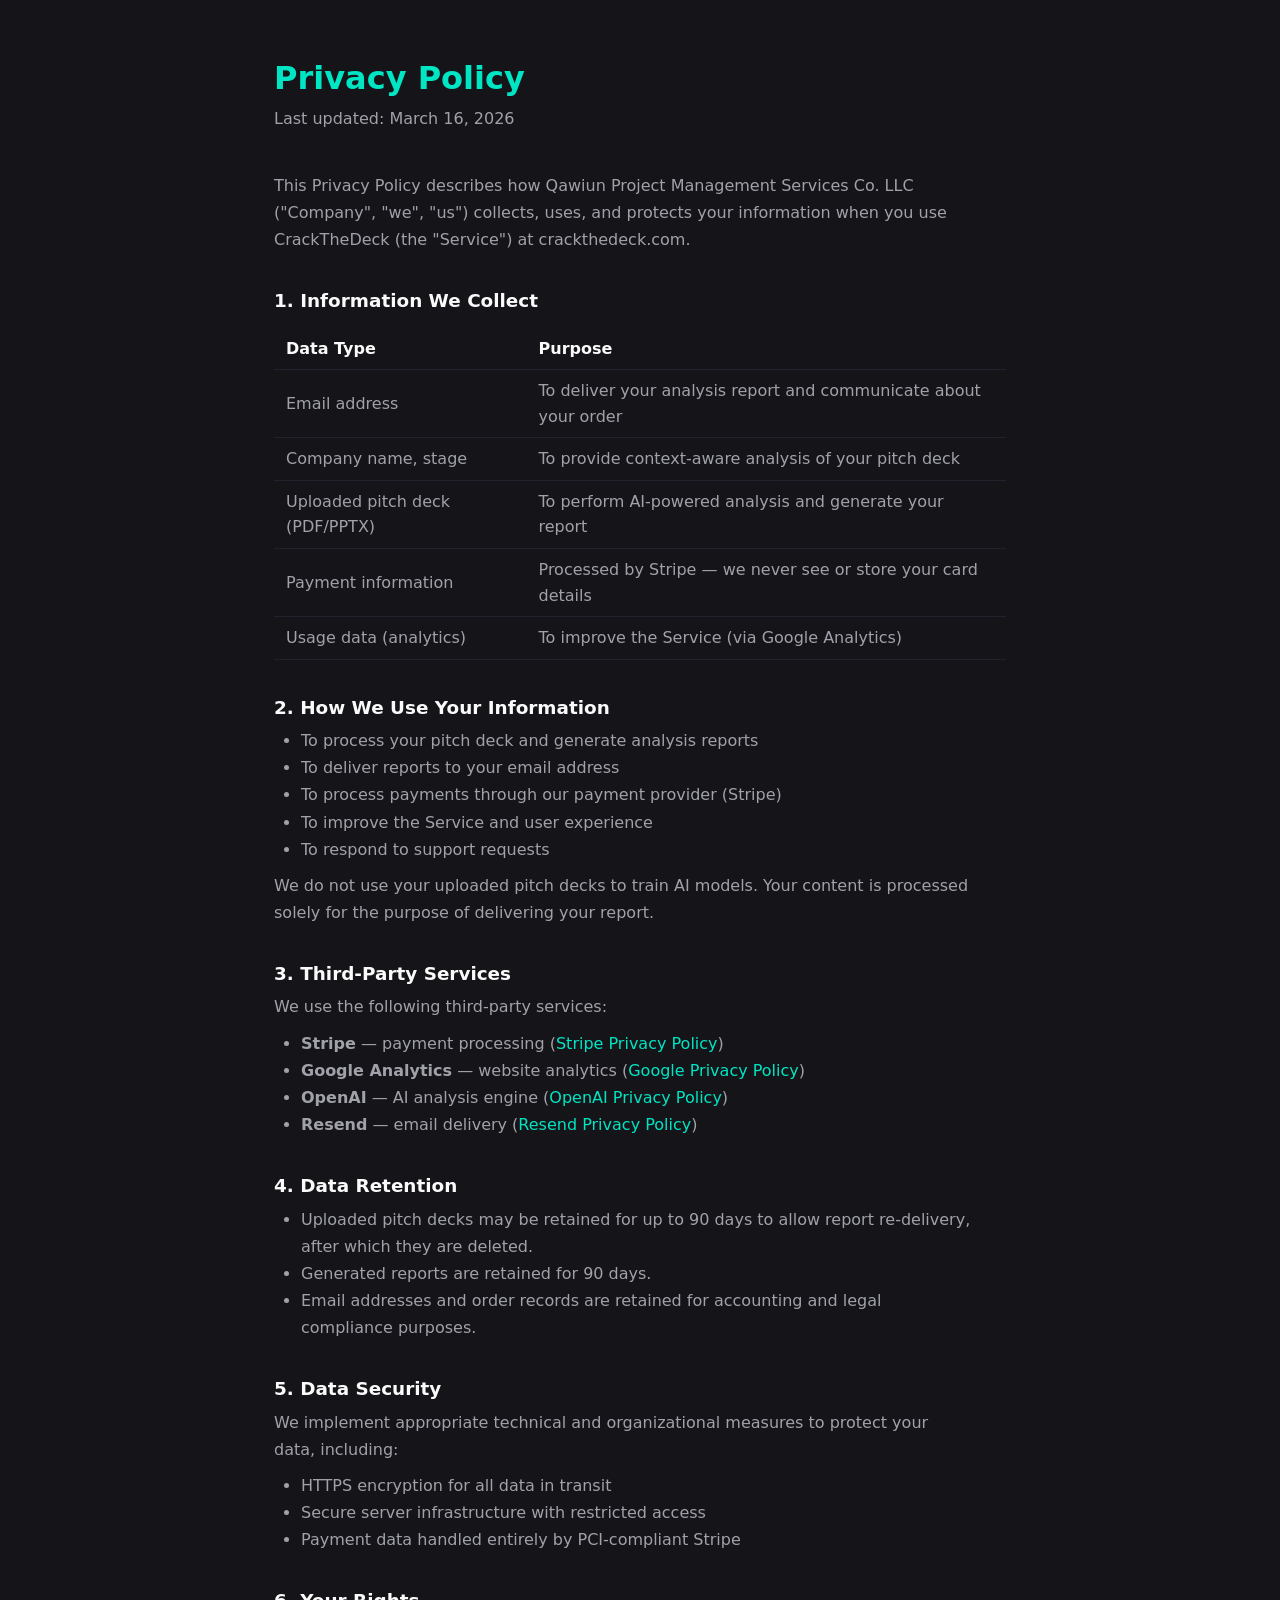
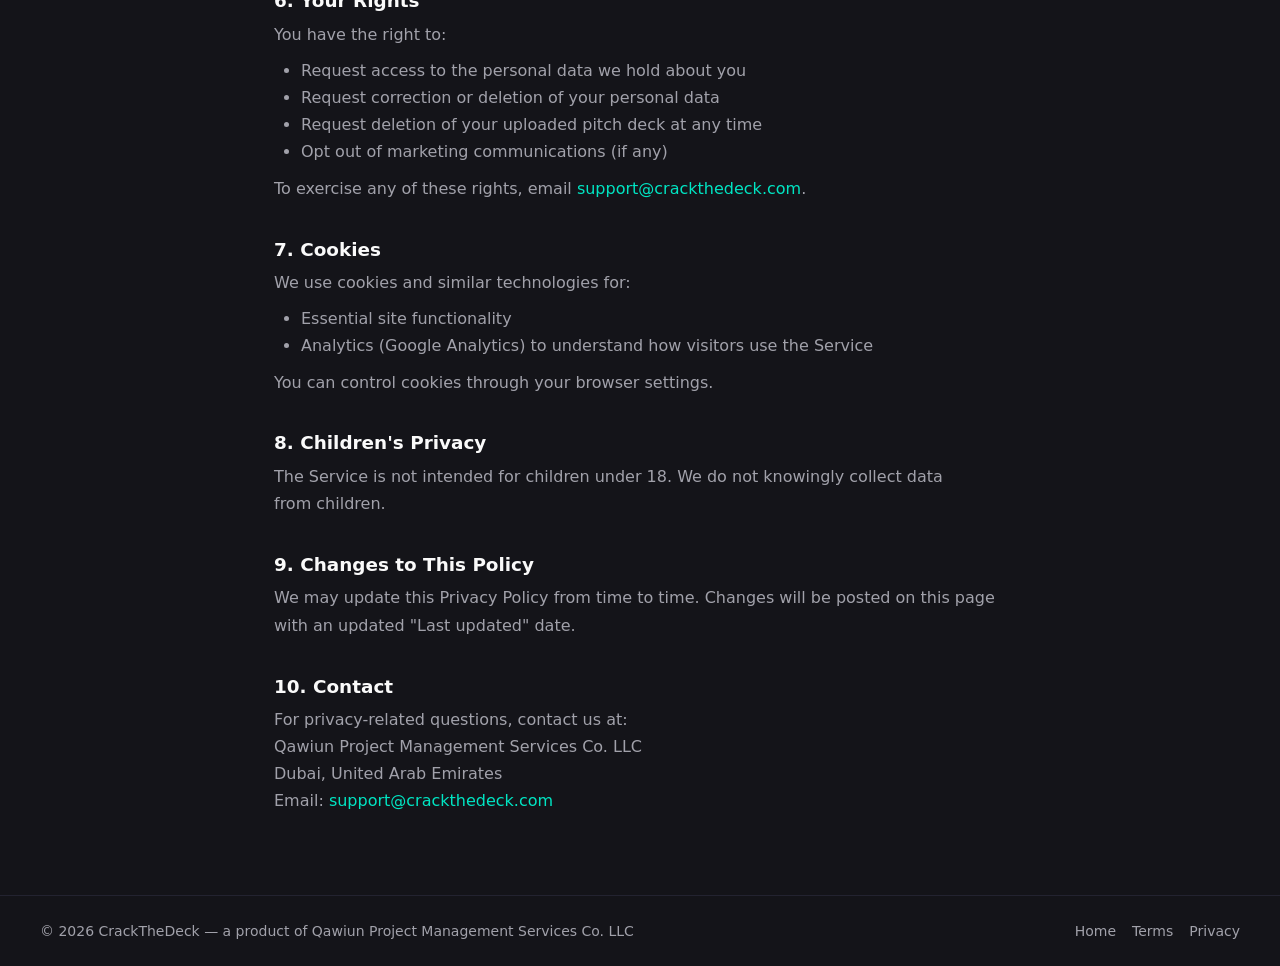
<file: crackthedeck-deploy/privacy.html>
<!DOCTYPE html>
<html lang="en" data-theme="dark">
<head>
<!-- Google tag (gtag.js) - GA4 + Google Ads -->
<script async src="https://www.googletagmanager.com/gtag/js?id=G-DK28B4H8WX"></script>
<script>
  window.dataLayer = window.dataLayer || [];
  function gtag(){dataLayer.push(arguments);}
  gtag("js", new Date());
  gtag("config", "G-DK28B4H8WX");
  gtag("config", "AW-18023387647");
</script>
<meta charset="UTF-8">
<meta name="viewport" content="width=device-width, initial-scale=1.0">
<title>Privacy Policy — CrackTheDeck</title>
<meta name="description" content="Privacy Policy for CrackTheDeck pitch deck analysis platform.">
<link rel="stylesheet" href="./base.css">
<link rel="stylesheet" href="./style.css">
<style>
  .legal { max-width: 780px; margin: 0 auto; padding: 60px 24px 80px; }
  .legal h1 { font-size: 2rem; margin-bottom: 0.25em; color: var(--color-primary); }
  .legal .legal__updated { color: var(--color-text-muted); font-size: var(--text-sm); margin-bottom: 2.5em; }
  .legal h2 { font-size: 1.15rem; margin-top: 2em; margin-bottom: 0.5em; color: var(--color-text); }
  .legal p, .legal li { font-size: var(--text-sm); line-height: 1.7; color: var(--color-text-muted); }
  .legal ul { padding-left: 1.5em; margin: 0.5em 0; }
  .legal a { color: var(--color-primary); text-decoration: none; }
  .legal a:hover { text-decoration: underline; }
  .legal table { width: 100%; border-collapse: collapse; margin: 1em 0; font-size: var(--text-sm); }
  .legal th, .legal td { text-align: left; padding: 0.5em 0.75em; border-bottom: 1px solid var(--color-divider); color: var(--color-text-muted); }
  .legal th { color: var(--color-text); font-weight: 600; }
</style>
</head>
<body>
<div class="legal">
  <h1>Privacy Policy</h1>
  <p class="legal__updated">Last updated: March 16, 2026</p>

  <p>This Privacy Policy describes how Qawiun Project Management Services Co. LLC ("Company", "we", "us") collects, uses, and protects your information when you use CrackTheDeck (the "Service") at crackthedeck.com.</p>

  <h2>1. Information We Collect</h2>

  <table>
    <tr><th>Data Type</th><th>Purpose</th></tr>
    <tr><td>Email address</td><td>To deliver your analysis report and communicate about your order</td></tr>
    <tr><td>Company name, stage</td><td>To provide context-aware analysis of your pitch deck</td></tr>
    <tr><td>Uploaded pitch deck (PDF/PPTX)</td><td>To perform AI-powered analysis and generate your report</td></tr>
    <tr><td>Payment information</td><td>Processed by Stripe — we never see or store your card details</td></tr>
    <tr><td>Usage data (analytics)</td><td>To improve the Service (via Google Analytics)</td></tr>
  </table>

  <h2>2. How We Use Your Information</h2>
  <ul>
    <li>To process your pitch deck and generate analysis reports</li>
    <li>To deliver reports to your email address</li>
    <li>To process payments through our payment provider (Stripe)</li>
    <li>To improve the Service and user experience</li>
    <li>To respond to support requests</li>
  </ul>
  <p>We do not use your uploaded pitch decks to train AI models. Your content is processed solely for the purpose of delivering your report.</p>

  <h2>3. Third-Party Services</h2>
  <p>We use the following third-party services:</p>
  <ul>
    <li><strong>Stripe</strong> — payment processing (<a href="https://stripe.com/privacy" target="_blank" rel="noopener">Stripe Privacy Policy</a>)</li>
    <li><strong>Google Analytics</strong> — website analytics (<a href="https://policies.google.com/privacy" target="_blank" rel="noopener">Google Privacy Policy</a>)</li>
    <li><strong>OpenAI</strong> — AI analysis engine (<a href="https://openai.com/privacy" target="_blank" rel="noopener">OpenAI Privacy Policy</a>)</li>
    <li><strong>Resend</strong> — email delivery (<a href="https://resend.com/legal/privacy-policy" target="_blank" rel="noopener">Resend Privacy Policy</a>)</li>
  </ul>

  <h2>4. Data Retention</h2>
  <ul>
    <li>Uploaded pitch decks may be retained for up to 90 days to allow report re-delivery, after which they are deleted.</li>
    <li>Generated reports are retained for 90 days.</li>
    <li>Email addresses and order records are retained for accounting and legal compliance purposes.</li>
  </ul>

  <h2>5. Data Security</h2>
  <p>We implement appropriate technical and organizational measures to protect your data, including:</p>
  <ul>
    <li>HTTPS encryption for all data in transit</li>
    <li>Secure server infrastructure with restricted access</li>
    <li>Payment data handled entirely by PCI-compliant Stripe</li>
  </ul>

  <h2>6. Your Rights</h2>
  <p>You have the right to:</p>
  <ul>
    <li>Request access to the personal data we hold about you</li>
    <li>Request correction or deletion of your personal data</li>
    <li>Request deletion of your uploaded pitch deck at any time</li>
    <li>Opt out of marketing communications (if any)</li>
  </ul>
  <p>To exercise any of these rights, email <a href="mailto:support@crackthedeck.com">support@crackthedeck.com</a>.</p>

  <h2>7. Cookies</h2>
  <p>We use cookies and similar technologies for:</p>
  <ul>
    <li>Essential site functionality</li>
    <li>Analytics (Google Analytics) to understand how visitors use the Service</li>
  </ul>
  <p>You can control cookies through your browser settings.</p>

  <h2>8. Children's Privacy</h2>
  <p>The Service is not intended for children under 18. We do not knowingly collect data from children.</p>

  <h2>9. Changes to This Policy</h2>
  <p>We may update this Privacy Policy from time to time. Changes will be posted on this page with an updated "Last updated" date.</p>

  <h2>10. Contact</h2>
  <p>For privacy-related questions, contact us at:</p>
  <p>Qawiun Project Management Services Co. LLC<br>
  Dubai, United Arab Emirates<br>
  Email: <a href="mailto:support@crackthedeck.com">support@crackthedeck.com</a></p>
</div>

<footer class="footer">
  <div class="footer__inner">
    <p>&copy; 2026 CrackTheDeck — a product of Qawiun Project Management Services Co. LLC</p>
    <div class="footer__links">
      <a href="/">Home</a>
      <a href="/terms.html">Terms</a>
      <a href="/privacy.html">Privacy</a>
    </div>
  </div>
</footer>
</body>
</html>
</file>
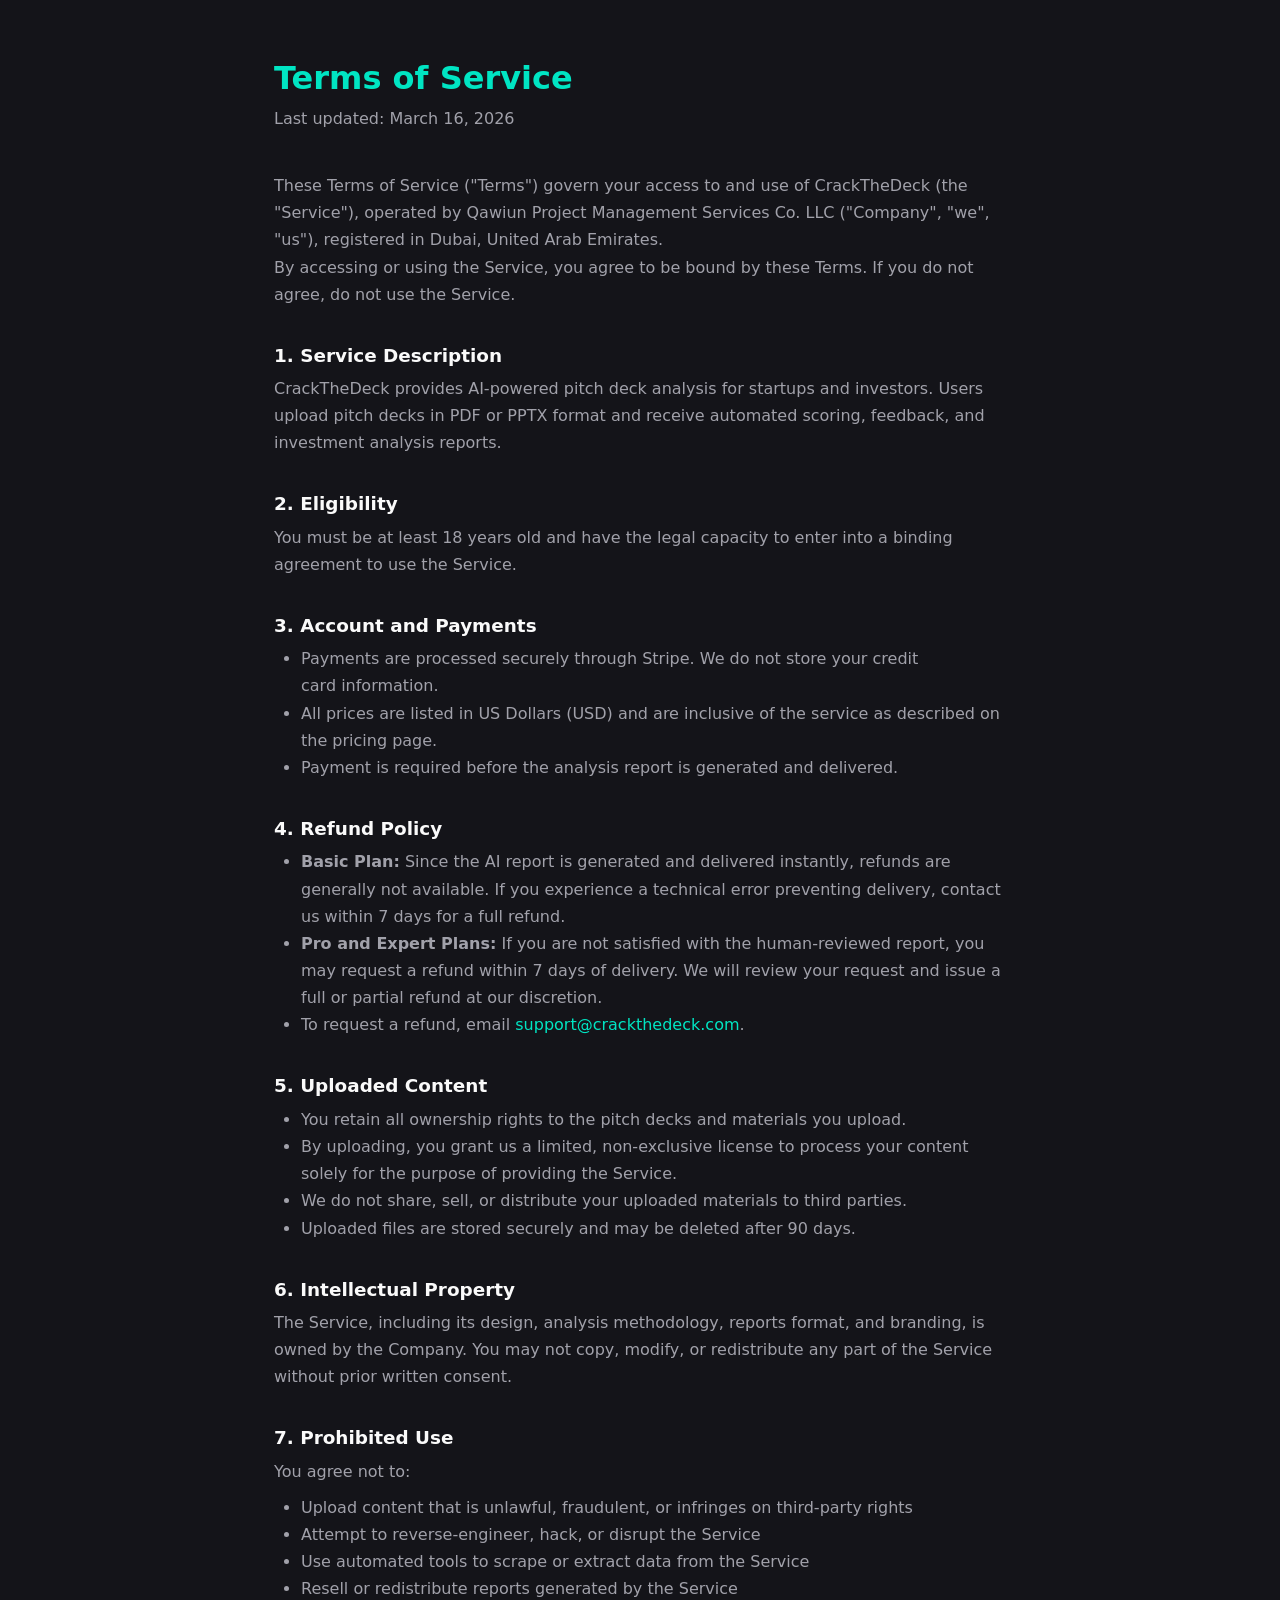
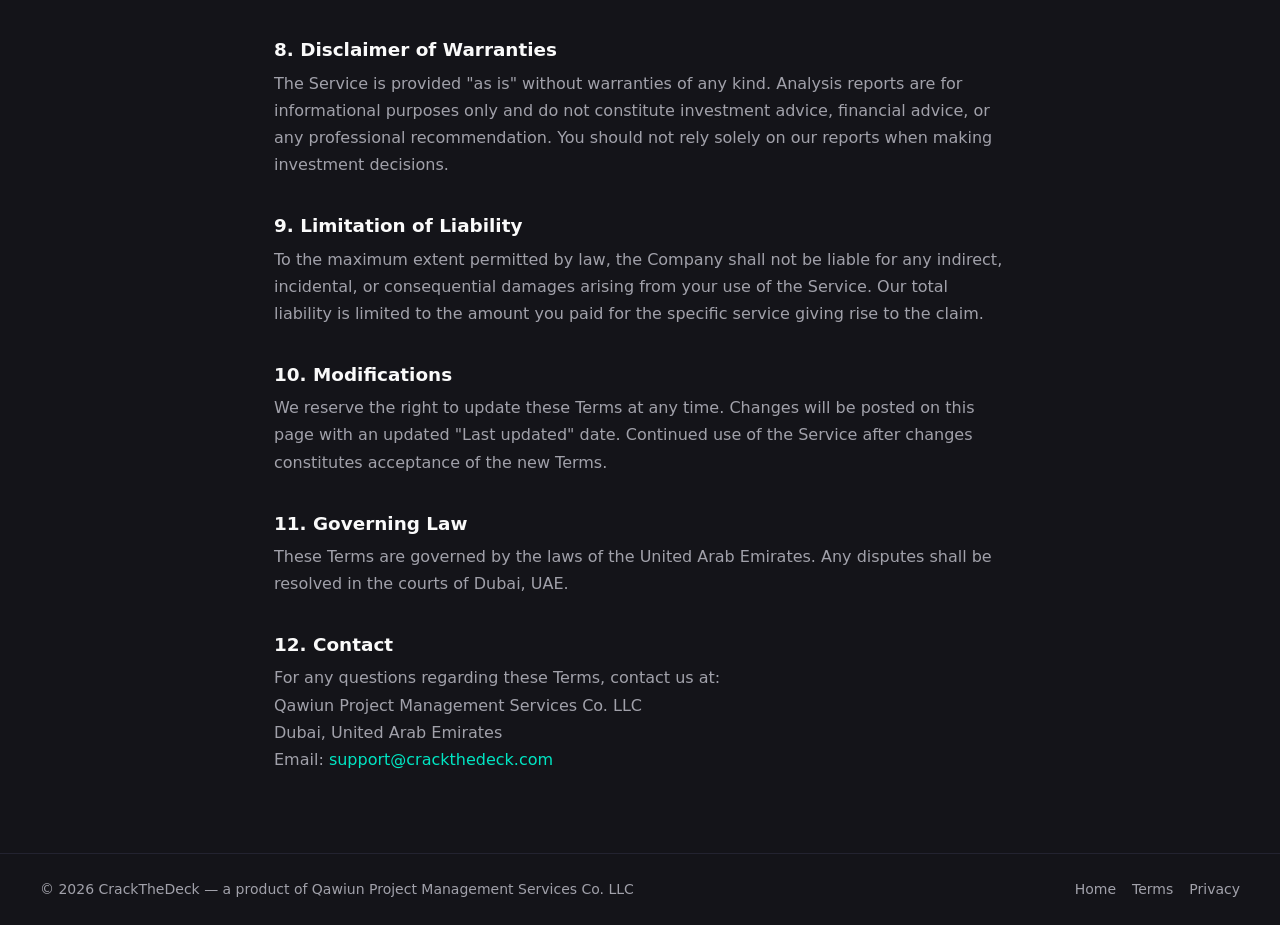
<file: crackthedeck-deploy/terms.html>
<!DOCTYPE html>
<html lang="en" data-theme="dark">
<head>
<!-- Google tag (gtag.js) - GA4 + Google Ads -->
<script async src="https://www.googletagmanager.com/gtag/js?id=G-DK28B4H8WX"></script>
<script>
  window.dataLayer = window.dataLayer || [];
  function gtag(){dataLayer.push(arguments);}
  gtag("js", new Date());
  gtag("config", "G-DK28B4H8WX");
  gtag("config", "AW-18023387647");
</script>
<meta charset="UTF-8">
<meta name="viewport" content="width=device-width, initial-scale=1.0">
<title>Terms of Service — CrackTheDeck</title>
<meta name="description" content="Terms of Service for CrackTheDeck pitch deck analysis platform.">
<link rel="stylesheet" href="./base.css">
<link rel="stylesheet" href="./style.css">
<style>
  .legal { max-width: 780px; margin: 0 auto; padding: 60px 24px 80px; }
  .legal h1 { font-size: 2rem; margin-bottom: 0.25em; color: var(--color-primary); }
  .legal .legal__updated { color: var(--color-text-muted); font-size: var(--text-sm); margin-bottom: 2.5em; }
  .legal h2 { font-size: 1.15rem; margin-top: 2em; margin-bottom: 0.5em; color: var(--color-text); }
  .legal p, .legal li { font-size: var(--text-sm); line-height: 1.7; color: var(--color-text-muted); }
  .legal ul { padding-left: 1.5em; margin: 0.5em 0; }
  .legal a { color: var(--color-primary); text-decoration: none; }
  .legal a:hover { text-decoration: underline; }
</style>
</head>
<body>
<div class="legal">
  <h1>Terms of Service</h1>
  <p class="legal__updated">Last updated: March 16, 2026</p>

  <p>These Terms of Service ("Terms") govern your access to and use of CrackTheDeck (the "Service"), operated by Qawiun Project Management Services Co. LLC ("Company", "we", "us"), registered in Dubai, United Arab Emirates.</p>
  <p>By accessing or using the Service, you agree to be bound by these Terms. If you do not agree, do not use the Service.</p>

  <h2>1. Service Description</h2>
  <p>CrackTheDeck provides AI-powered pitch deck analysis for startups and investors. Users upload pitch decks in PDF or PPTX format and receive automated scoring, feedback, and investment analysis reports.</p>

  <h2>2. Eligibility</h2>
  <p>You must be at least 18 years old and have the legal capacity to enter into a binding agreement to use the Service.</p>

  <h2>3. Account and Payments</h2>
  <ul>
    <li>Payments are processed securely through Stripe. We do not store your credit card information.</li>
    <li>All prices are listed in US Dollars (USD) and are inclusive of the service as described on the pricing page.</li>
    <li>Payment is required before the analysis report is generated and delivered.</li>
  </ul>

  <h2>4. Refund Policy</h2>
  <ul>
    <li><strong>Basic Plan:</strong> Since the AI report is generated and delivered instantly, refunds are generally not available. If you experience a technical error preventing delivery, contact us within 7 days for a full refund.</li>
    <li><strong>Pro and Expert Plans:</strong> If you are not satisfied with the human-reviewed report, you may request a refund within 7 days of delivery. We will review your request and issue a full or partial refund at our discretion.</li>
    <li>To request a refund, email <a href="mailto:support@crackthedeck.com">support@crackthedeck.com</a>.</li>
  </ul>

  <h2>5. Uploaded Content</h2>
  <ul>
    <li>You retain all ownership rights to the pitch decks and materials you upload.</li>
    <li>By uploading, you grant us a limited, non-exclusive license to process your content solely for the purpose of providing the Service.</li>
    <li>We do not share, sell, or distribute your uploaded materials to third parties.</li>
    <li>Uploaded files are stored securely and may be deleted after 90 days.</li>
  </ul>

  <h2>6. Intellectual Property</h2>
  <p>The Service, including its design, analysis methodology, reports format, and branding, is owned by the Company. You may not copy, modify, or redistribute any part of the Service without prior written consent.</p>

  <h2>7. Prohibited Use</h2>
  <p>You agree not to:</p>
  <ul>
    <li>Upload content that is unlawful, fraudulent, or infringes on third-party rights</li>
    <li>Attempt to reverse-engineer, hack, or disrupt the Service</li>
    <li>Use automated tools to scrape or extract data from the Service</li>
    <li>Resell or redistribute reports generated by the Service</li>
  </ul>

  <h2>8. Disclaimer of Warranties</h2>
  <p>The Service is provided "as is" without warranties of any kind. Analysis reports are for informational purposes only and do not constitute investment advice, financial advice, or any professional recommendation. You should not rely solely on our reports when making investment decisions.</p>

  <h2>9. Limitation of Liability</h2>
  <p>To the maximum extent permitted by law, the Company shall not be liable for any indirect, incidental, or consequential damages arising from your use of the Service. Our total liability is limited to the amount you paid for the specific service giving rise to the claim.</p>

  <h2>10. Modifications</h2>
  <p>We reserve the right to update these Terms at any time. Changes will be posted on this page with an updated "Last updated" date. Continued use of the Service after changes constitutes acceptance of the new Terms.</p>

  <h2>11. Governing Law</h2>
  <p>These Terms are governed by the laws of the United Arab Emirates. Any disputes shall be resolved in the courts of Dubai, UAE.</p>

  <h2>12. Contact</h2>
  <p>For any questions regarding these Terms, contact us at:</p>
  <p>Qawiun Project Management Services Co. LLC<br>
  Dubai, United Arab Emirates<br>
  Email: <a href="mailto:support@crackthedeck.com">support@crackthedeck.com</a></p>
</div>

<footer class="footer">
  <div class="footer__inner">
    <p>&copy; 2026 CrackTheDeck — a product of Qawiun Project Management Services Co. LLC</p>
    <div class="footer__links">
      <a href="/">Home</a>
      <a href="/terms.html">Terms</a>
      <a href="/privacy.html">Privacy</a>
    </div>
  </div>
</footer>
</body>
</html>
</file>
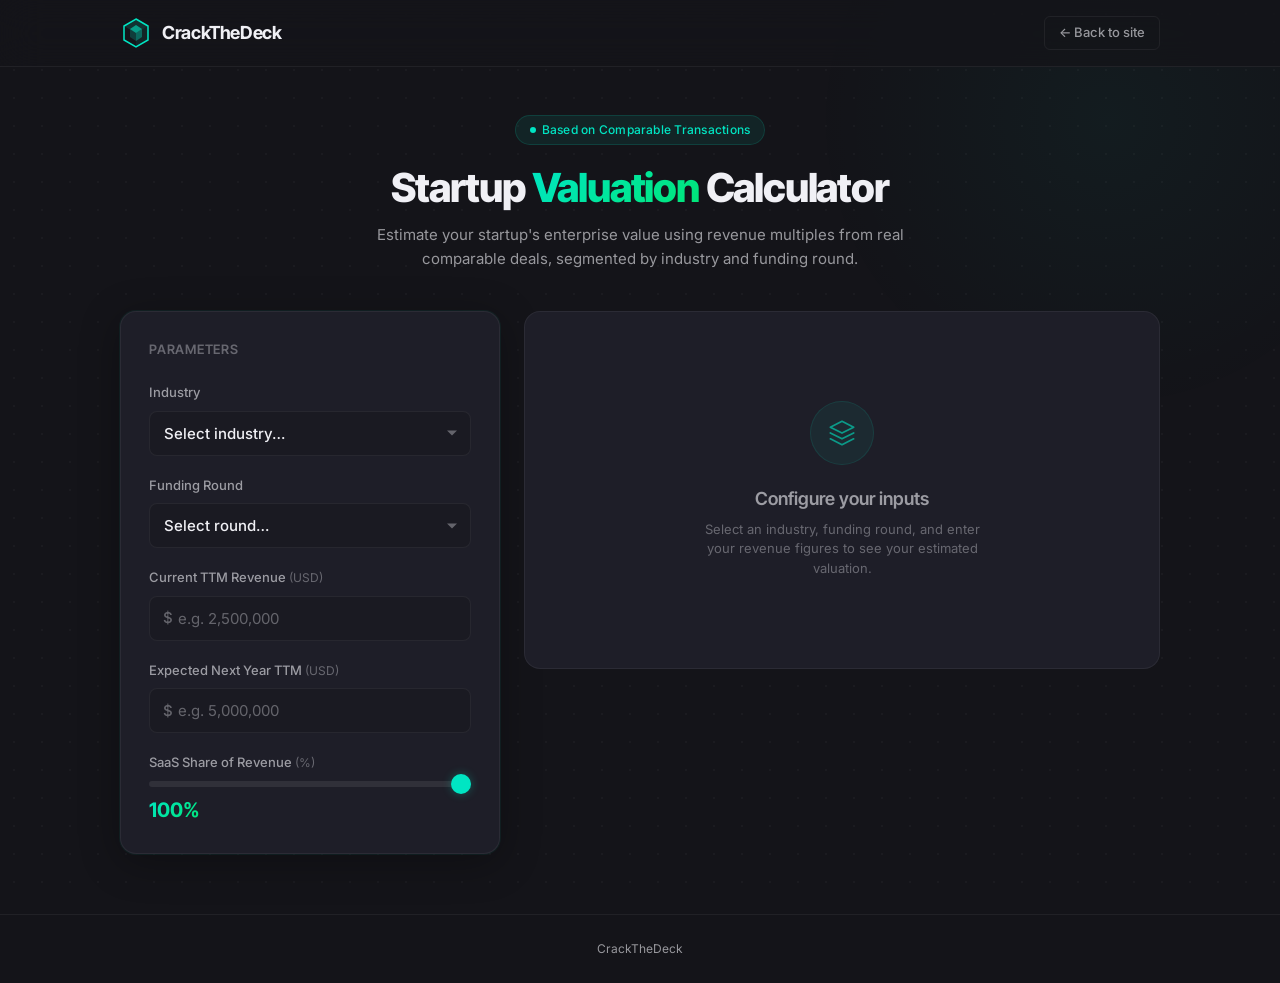
<file: crackthedeck-deploy/valuation.html>
<!DOCTYPE html>
<html lang="en">
<head>
<!-- Google tag (gtag.js) - GA4 + Google Ads -->
<script async src="https://www.googletagmanager.com/gtag/js?id=G-DK28B4H8WX"></script>
<script>
  window.dataLayer = window.dataLayer || [];
  function gtag(){dataLayer.push(arguments);}
  gtag("js", new Date());
  gtag("config", "G-DK28B4H8WX");
  gtag("config", "AW-18023387647");
</script>
<!--
   ______                            __
  / ____/___  ____ ___  ____  __  __/ /____  _____
 / /   / __ \/ __ `__ \/ __ \/ / / / __/ _ \/ ___/
/ /___/ /_/ / / / / / / /_/ / /_/ / /_/  __/ /
\____/\____/_/ /_/ /_/ .___/\__,_/\__/\___/_/
                    /_/
        Created with Perplexity Computer
        https://www.perplexity.ai/computer
-->

<!-- Perplexity Computer Attribution — SEO Meta Tags -->
<meta name="generator" content="Perplexity Computer">
<meta name="author" content="Perplexity Computer">
<meta property="og:see_also" content="https://www.perplexity.ai/computer">
<link rel="author" href="https://www.perplexity.ai/computer">

<meta charset="UTF-8">
<meta name="viewport" content="width=device-width, initial-scale=1.0">
<title>Startup Valuation Calculator — CrackTheDeck</title>
<meta name="description" content="Estimate your startup's valuation using comparable transaction data. Revenue multiples by industry and funding round.">
<link rel="preconnect" href="https://fonts.googleapis.com">
<link rel="preconnect" href="https://fonts.gstatic.com" crossorigin>
<link href="https://fonts.googleapis.com/css2?family=Inter+Tight:wght@400;500;600;700;800&family=Inter:wght@300;400;500;600&display=swap" rel="stylesheet">

<style>
/* ══════════════════════════════════════════
   RESET & BASE
   ══════════════════════════════════════════ */
*, *::before, *::after { margin: 0; padding: 0; box-sizing: border-box; }

:root {
  --bg: #141419;
  --surface: #1A1A22;
  --card: #1E1E28;
  --card-hover: #222230;
  --border: rgba(255,255,255,0.06);
  --border-hover: rgba(255,255,255,0.12);
  --text-primary: #F0F0F5;
  --text-secondary: rgba(240,240,245,0.6);
  --text-tertiary: rgba(240,240,245,0.35);
  --accent-1: #00E5C3;
  --accent-2: #00E676;
  --gradient: linear-gradient(135deg, #00E5C3, #00E676);
  --warning: #FFD600;
  --error: #FF4081;
  --font-heading: 'Inter Tight', system-ui, sans-serif;
  --font-body: 'Inter', system-ui, sans-serif;
  --radius-sm: 8px;
  --radius-md: 12px;
  --radius-lg: 16px;
  --radius-xl: 20px;
}

html {
  font-size: 16px;
  -webkit-font-smoothing: antialiased;
  -moz-osx-font-smoothing: grayscale;
}

body {
  font-family: var(--font-body);
  background: var(--bg);
  color: var(--text-primary);
  min-height: 100vh;
  line-height: 1.5;
  position: relative;
  overflow-x: hidden;
}

/* Dot grid background */
body::before {
  content: '';
  position: fixed;
  inset: 0;
  background-image: radial-gradient(circle, rgba(255,255,255,0.03) 1px, transparent 1px);
  background-size: 28px 28px;
  pointer-events: none;
  z-index: 0;
}

/* Subtle gradient orbs */
body::after {
  content: '';
  position: fixed;
  top: -20%;
  right: -10%;
  width: 600px;
  height: 600px;
  background: radial-gradient(circle, rgba(0,229,195,0.04) 0%, transparent 70%);
  pointer-events: none;
  z-index: 0;
}

/* ══════════════════════════════════════════
   LAYOUT
   ══════════════════════════════════════════ */
.page-wrapper {
  position: relative;
  z-index: 1;
  min-height: 100vh;
  display: flex;
  flex-direction: column;
}

.container {
  width: 100%;
  max-width: 1080px;
  margin: 0 auto;
  padding: 0 20px;
}

/* ══════════════════════════════════════════
   NAV
   ══════════════════════════════════════════ */
.nav {
  padding: 16px 0;
  border-bottom: 1px solid var(--border);
  background: rgba(20,20,25,0.8);
  backdrop-filter: blur(20px);
  -webkit-backdrop-filter: blur(20px);
  position: sticky;
  top: 0;
  z-index: 100;
}

.nav .container {
  display: flex;
  align-items: center;
  justify-content: space-between;
}

.nav-logo {
  display: flex;
  align-items: center;
  gap: 10px;
  text-decoration: none;
  color: var(--text-primary);
}

.nav-logo svg {
  width: 32px;
  height: 32px;
}

.nav-logo span {
  font-family: var(--font-heading);
  font-weight: 700;
  font-size: 1.125rem;
  letter-spacing: -0.02em;
}

.nav-link {
  font-size: 0.8125rem;
  font-weight: 500;
  color: var(--text-secondary);
  text-decoration: none;
  padding: 6px 14px;
  border-radius: 6px;
  border: 1px solid var(--border);
  transition: all 0.2s;
}

.nav-link:hover {
  color: var(--text-primary);
  border-color: var(--border-hover);
  background: rgba(255,255,255,0.03);
}

/* ══════════════════════════════════════════
   HERO
   ══════════════════════════════════════════ */
.hero {
  padding: 48px 0 8px;
  text-align: center;
}

.hero-badge {
  display: inline-flex;
  align-items: center;
  gap: 6px;
  padding: 5px 14px;
  border-radius: 100px;
  background: rgba(0,229,195,0.08);
  border: 1px solid rgba(0,229,195,0.15);
  font-size: 0.75rem;
  font-weight: 500;
  color: var(--accent-1);
  margin-bottom: 20px;
  letter-spacing: 0.02em;
}

.hero-badge::before {
  content: '';
  width: 6px;
  height: 6px;
  border-radius: 50%;
  background: var(--accent-1);
  animation: pulse-dot 2s ease infinite;
}

@keyframes pulse-dot {
  0%, 100% { opacity: 1; }
  50% { opacity: 0.4; }
}

.hero h1 {
  font-family: var(--font-heading);
  font-size: clamp(1.75rem, 4vw, 2.5rem);
  font-weight: 800;
  letter-spacing: -0.03em;
  line-height: 1.15;
  margin-bottom: 12px;
}

.hero h1 .gradient-text {
  background: var(--gradient);
  -webkit-background-clip: text;
  -webkit-text-fill-color: transparent;
  background-clip: text;
}

.hero p {
  font-size: 0.9375rem;
  color: var(--text-secondary);
  max-width: 540px;
  margin: 0 auto;
  line-height: 1.6;
}

/* ══════════════════════════════════════════
   MAIN GRID
   ══════════════════════════════════════════ */
.main-content {
  padding: 32px 0 60px;
  flex: 1;
}

.calc-grid {
  display: grid;
  grid-template-columns: 380px 1fr;
  gap: 24px;
  align-items: start;
}

.card.input-panel {
  position: sticky;
  top: 80px;
}

@media (max-width: 840px) {
  .calc-grid {
    grid-template-columns: 1fr;
    gap: 24px;
  }
  .card.input-panel {
    position: static;
    top: auto;
  }
}

/* ══════════════════════════════════════════
   CARD STYLES
   ══════════════════════════════════════════ */
.card {
  background: var(--card);
  border: 1px solid var(--border);
  border-radius: var(--radius-lg);
  padding: 28px;
  position: relative;
  transition: border-color 0.3s, box-shadow 0.3s;
}

.card:hover {
  border-color: var(--border-hover);
}

.card-glow {
  box-shadow: 0 0 0 1px rgba(0,229,195,0.06), 0 8px 40px rgba(0,0,0,0.3);
}

.card-glow:hover {
  box-shadow: 0 0 0 1px rgba(0,229,195,0.12), 0 8px 50px rgba(0,229,195,0.06), 0 8px 40px rgba(0,0,0,0.3);
}

.card-title {
  font-family: var(--font-heading);
  font-size: 0.8125rem;
  font-weight: 600;
  text-transform: uppercase;
  letter-spacing: 0.06em;
  color: var(--text-tertiary);
  margin-bottom: 24px;
}

/* ══════════════════════════════════════════
   INPUT PANEL
   ══════════════════════════════════════════ */
.input-group {
  margin-bottom: 20px;
}

.input-group:last-child {
  margin-bottom: 0;
}

.input-label {
  display: block;
  font-size: 0.8125rem;
  font-weight: 500;
  color: var(--text-secondary);
  margin-bottom: 8px;
}

.input-label .label-hint {
  font-weight: 400;
  color: var(--text-tertiary);
  font-size: 0.75rem;
}

.select-wrapper {
  position: relative;
}

.select-wrapper::after {
  content: '';
  position: absolute;
  right: 14px;
  top: 50%;
  transform: translateY(-50%);
  width: 0;
  height: 0;
  border-left: 5px solid transparent;
  border-right: 5px solid transparent;
  border-top: 5px solid var(--text-tertiary);
  pointer-events: none;
}

select, .text-input {
  width: 100%;
  appearance: none;
  -webkit-appearance: none;
  font-family: var(--font-body);
  font-size: 0.9375rem;
  font-weight: 500;
  color: var(--text-primary);
  background: var(--surface);
  border: 1px solid var(--border);
  border-radius: var(--radius-sm);
  padding: 12px 14px;
  outline: none;
  transition: border-color 0.2s, box-shadow 0.2s;
  cursor: pointer;
}

select {
  padding-right: 36px;
}

select:focus, .text-input:focus {
  border-color: rgba(0,229,195,0.4);
  box-shadow: 0 0 0 3px rgba(0,229,195,0.08);
}

select option {
  background: var(--card);
  color: var(--text-primary);
}

.text-input {
  cursor: text;
}

.text-input::placeholder {
  color: var(--text-tertiary);
  font-weight: 400;
}

.input-prefix {
  position: relative;
}

.input-prefix .text-input {
  padding-left: 28px;
}

.input-prefix::before {
  content: '$';
  position: absolute;
  left: 14px;
  top: 50%;
  transform: translateY(-50%);
  color: var(--text-tertiary);
  font-size: 0.9375rem;
  font-weight: 500;
  pointer-events: none;
}

/* ══════════════════════════════════════════
   OUTPUT / RESULT AREA
   ══════════════════════════════════════════ */
.results-area {
  display: flex;
  flex-direction: column;
  gap: 20px;
}

/* Empty state */
.empty-state {
  display: flex;
  flex-direction: column;
  align-items: center;
  justify-content: center;
  min-height: 300px;
  text-align: center;
  padding: 40px 20px;
}

.empty-state-icon {
  width: 64px;
  height: 64px;
  border-radius: 50%;
  background: rgba(0,229,195,0.06);
  border: 1px solid rgba(0,229,195,0.1);
  display: flex;
  align-items: center;
  justify-content: center;
  margin-bottom: 20px;
}

.empty-state-icon svg {
  width: 28px;
  height: 28px;
  stroke: var(--accent-1);
  opacity: 0.6;
}

.empty-state h3 {
  font-family: var(--font-heading);
  font-size: 1.125rem;
  font-weight: 600;
  margin-bottom: 8px;
  color: var(--text-secondary);
}

.empty-state p {
  font-size: 0.8125rem;
  color: var(--text-tertiary);
  max-width: 280px;
}

/* Valuation card */
.valuation-card {
  padding: 32px;
  background: var(--card);
  border: 1px solid rgba(0,229,195,0.12);
  position: relative;
}

.valuation-card::before {
  content: '';
  position: absolute;
  inset: 0;
  border-radius: inherit;
  background: linear-gradient(135deg, rgba(0,229,195,0.04) 0%, rgba(0,230,118,0.02) 100%);
  pointer-events: none;
}

.valuation-card:hover {
  border-color: rgba(0,229,195,0.2);
  box-shadow: 0 0 60px rgba(0,229,195,0.06);
}

.valuation-topline {
  display: flex;
  align-items: baseline;
  justify-content: space-between;
  flex-wrap: wrap;
  gap: 12px;
  margin-bottom: 6px;
}

.valuation-label {
  font-size: 0.8125rem;
  font-weight: 500;
  color: var(--text-secondary);
  text-transform: uppercase;
  letter-spacing: 0.05em;
}

.valuation-multiple {
  font-family: var(--font-heading);
  font-size: 0.875rem;
  font-weight: 600;
  color: var(--accent-1);
  background: rgba(0,229,195,0.08);
  padding: 3px 10px;
  border-radius: 100px;
}

.valuation-amount {
  font-family: var(--font-heading);
  font-size: clamp(2rem, 5vw, 3rem);
  font-weight: 800;
  letter-spacing: -0.03em;
  background: var(--gradient);
  -webkit-background-clip: text;
  -webkit-text-fill-color: transparent;
  background-clip: text;
  line-height: 1.2;
  margin-bottom: 20px;
  transition: opacity 0.15s;
}

.valuation-meta {
  display: flex;
  gap: 16px;
  flex-wrap: wrap;
  margin-bottom: 28px;
}

.meta-chip {
  display: inline-flex;
  align-items: center;
  gap: 6px;
  font-size: 0.75rem;
  font-weight: 500;
  color: var(--text-secondary);
  background: rgba(255,255,255,0.04);
  padding: 5px 12px;
  border-radius: 100px;
  border: 1px solid var(--border);
}

.meta-chip .dot {
  width: 5px;
  height: 5px;
  border-radius: 50%;
}

.meta-chip .dot.green { background: var(--accent-2); }
.meta-chip .dot.yellow { background: var(--warning); }

/* Range bar */
/* Method breakdown */
.method-section {
  margin-top: 20px;
  padding: 16px;
  background: rgba(255,255,255,0.02);
  border-radius: 10px;
  border: 1px solid var(--border);
}
.method-label {
  font-family: var(--font-heading);
  font-size: 13px;
  font-weight: 600;
  text-transform: uppercase;
  letter-spacing: 0.05em;
  color: var(--text-secondary);
  margin-bottom: 12px;
}
.method-breakdown {
  display: flex;
  flex-direction: column;
  gap: 8px;
}
.breakdown-row {
  display: grid;
  grid-template-columns: 1fr auto auto;
  gap: 12px;
  align-items: center;
  padding: 6px 0;
  border-bottom: 1px solid rgba(255,255,255,0.04);
}
.breakdown-row:last-child {
  border-bottom: none;
}
.breakdown-row.total {
  border-top: 1px solid rgba(0,229,195,0.2);
  padding-top: 10px;
  margin-top: 4px;
}
.breakdown-label {
  font-size: 14px;
  color: var(--text-secondary);
}
.breakdown-row.total .breakdown-label {
  color: var(--text-primary);
  font-weight: 600;
}
.breakdown-calc {
  font-size: 12px;
  color: var(--text-tertiary);
  font-family: 'SF Mono', 'Cascadia Code', monospace;
  text-align: right;
}
.breakdown-value {
  font-size: 15px;
  font-weight: 600;
  color: var(--text-primary);
  text-align: right;
  min-width: 80px;
}
.breakdown-row.total .breakdown-value {
  background: var(--gradient);
  -webkit-background-clip: text;
  -webkit-text-fill-color: transparent;
  font-size: 16px;
}

.range-section {
  margin-bottom: 0;
}

.range-header {
  display: flex;
  justify-content: space-between;
  align-items: center;
  margin-bottom: 10px;
}

.range-label {
  font-size: 0.75rem;
  font-weight: 500;
  color: var(--text-tertiary);
  text-transform: uppercase;
  letter-spacing: 0.04em;
}

.range-values {
  font-size: 0.75rem;
  color: var(--text-secondary);
}

.range-bar-track {
  height: 6px;
  background: rgba(255,255,255,0.06);
  border-radius: 100px;
  position: relative;
  overflow: visible;
}

.range-bar-fill {
  position: absolute;
  height: 100%;
  border-radius: 100px;
  background: var(--gradient);
  opacity: 0.3;
  transition: left 0.4s ease, width 0.4s ease;
}

.range-bar-marker {
  position: absolute;
  top: 50%;
  transform: translate(-50%, -50%);
  width: 14px;
  height: 14px;
  border-radius: 50%;
  background: var(--accent-1);
  box-shadow: 0 0 10px rgba(0,229,195,0.4);
  transition: left 0.4s ease;
  z-index: 2;
}

.range-bar-marker::after {
  content: '';
  position: absolute;
  inset: 3px;
  border-radius: 50%;
  background: white;
}

.range-endpoints {
  display: flex;
  justify-content: space-between;
  margin-top: 8px;
}

.range-endpoints span {
  font-size: 0.75rem;
  font-weight: 600;
  font-family: var(--font-heading);
}

.range-endpoints .low { color: var(--text-tertiary); }
.range-endpoints .high { color: var(--text-secondary); }

/* Warning banner */
.warning-banner {
  display: flex;
  align-items: flex-start;
  gap: 10px;
  padding: 12px 16px;
  background: rgba(255,214,0,0.06);
  border: 1px solid rgba(255,214,0,0.15);
  border-radius: var(--radius-sm);
  font-size: 0.8125rem;
  color: var(--warning);
  margin-top: 16px;
}

.warning-banner.fallback {
  background: rgba(0,229,195,0.04);
  border-color: rgba(0,229,195,0.12);
  color: var(--accent-1);
}

/* Comparison table */
.comparison-card {
  padding: 24px;
}

.comp-table {
  width: 100%;
  border-collapse: collapse;
}

.comp-table thead th {
  font-family: var(--font-heading);
  font-size: 0.6875rem;
  font-weight: 600;
  text-transform: uppercase;
  letter-spacing: 0.06em;
  color: var(--text-tertiary);
  text-align: left;
  padding: 0 0 12px;
  border-bottom: 1px solid var(--border);
}

.comp-table thead th:not(:first-child) {
  text-align: right;
}

.comp-table tbody td {
  padding: 12px 0;
  font-size: 0.875rem;
  border-bottom: 1px solid var(--border);
}

.comp-table tbody tr:last-child td {
  border-bottom: none;
}

.comp-table tbody td:not(:first-child) {
  text-align: right;
  font-family: var(--font-heading);
  font-weight: 600;
  font-size: 0.9375rem;
}

.comp-table .row-label {
  color: var(--text-secondary);
  font-weight: 500;
}

.comp-table .highlight {
  color: var(--accent-1);
}

.comp-table .row-active .row-label {
  color: var(--text-primary);
}

.comp-table .na {
  color: var(--text-tertiary);
  font-weight: 400;
  font-size: 0.8125rem;
}

/* Sparkline chart */
.sparkline-card {
  padding: 24px;
}

.sparkline-title {
  font-family: var(--font-heading);
  font-size: 0.8125rem;
  font-weight: 600;
  text-transform: uppercase;
  letter-spacing: 0.06em;
  color: var(--text-tertiary);
  margin-bottom: 20px;
}

.sparkline-row {
  display: flex;
  align-items: center;
  gap: 12px;
  margin-bottom: 10px;
}

.sparkline-row:last-child {
  margin-bottom: 0;
}

.spark-label {
  width: 64px;
  flex-shrink: 0;
  font-size: 0.6875rem;
  font-weight: 600;
  color: var(--text-tertiary);
  text-align: right;
  font-family: var(--font-heading);
  letter-spacing: 0.02em;
}

.spark-bar-track {
  flex: 1;
  height: 20px;
  background: rgba(255,255,255,0.03);
  border-radius: 4px;
  position: relative;
  overflow: hidden;
}

.spark-bar-fill {
  height: 100%;
  border-radius: 4px;
  background: var(--gradient);
  opacity: 0.5;
  transition: width 0.5s cubic-bezier(0.16, 1, 0.3, 1);
  min-width: 2px;
}

.spark-bar-fill.active {
  opacity: 0.9;
}

.spark-value {
  width: 48px;
  flex-shrink: 0;
  font-size: 0.75rem;
  font-weight: 600;
  font-family: var(--font-heading);
  color: var(--text-secondary);
}

.spark-value.active {
  color: var(--accent-1);
}

/* ══════════════════════════════════════════
   FOOTER
   ══════════════════════════════════════════ */
.footer {
  padding: 24px 0;
  border-top: 1px solid var(--border);
  text-align: center;
}

.footer p {
  font-size: 0.75rem;
  color: var(--text-tertiary);
  line-height: 1.7;
}

.footer a {
  color: var(--text-secondary);
  text-decoration: none;
  transition: color 0.2s;
}

.footer a:hover {
  color: var(--accent-1);
}

/* ══════════════════════════════════════════
   ANIMATIONS
   ══════════════════════════════════════════ */
@keyframes fadeInUp {
  from { opacity: 0; transform: translateY(12px); }
  to { opacity: 1; transform: translateY(0); }
}

.animate-in {
  animation: fadeInUp 0.4s ease forwards;
}

.results-area > .card {
  animation: fadeInUp 0.35s ease forwards;
}

.results-area > .card:nth-child(2) {
  animation-delay: 0.06s;
}

.results-area > .card:nth-child(3) {
  animation-delay: 0.12s;
}

/* ══════════════════════════════════════════
   RESPONSIVE
   ══════════════════════════════════════════ */
@media (max-width: 600px) {
  .container { padding: 0 16px; }
  .card { padding: 20px; }
  .valuation-card { padding: 24px; }
  .hero { padding: 32px 0 4px; }
  .main-content { padding: 24px 0 40px; }
  .valuation-meta { gap: 8px; }
  .meta-chip { font-size: 0.6875rem; padding: 4px 10px; }
  .breakdown-row {
    grid-template-columns: 1fr auto;
    grid-template-rows: auto auto;
    gap: 2px 12px;
  }
  .breakdown-label {
    font-size: 12px;
    grid-column: 1;
    grid-row: 1;
  }
  .breakdown-calc {
    font-size: 10px;
    grid-column: 1;
    grid-row: 2;
    text-align: left;
  }
  .breakdown-value {
    grid-column: 2;
    grid-row: 1 / 3;
    align-self: center;
    font-size: 14px;
  }
}

/* Scrollbar styling */
::-webkit-scrollbar { width: 8px; }
::-webkit-scrollbar-track { background: var(--bg); }
::-webkit-scrollbar-thumb { background: rgba(255,255,255,0.1); border-radius: 4px; }
::-webkit-scrollbar-thumb:hover { background: rgba(255,255,255,0.15); }

/* SaaS slider */
.saas-input-wrapper {
  display: flex;
  flex-direction: column;
  gap: 8px;
}

.saas-slider {
  -webkit-appearance: none;
  appearance: none;
  width: 100%;
  height: 6px;
  border-radius: 100px;
  background: rgba(255,255,255,0.08);
  outline: none;
  cursor: pointer;
}

.saas-slider::-webkit-slider-thumb {
  -webkit-appearance: none;
  width: 20px;
  height: 20px;
  border-radius: 50%;
  background: var(--accent-1);
  box-shadow: 0 0 10px rgba(0,229,195,0.3);
  cursor: pointer;
  transition: box-shadow 0.2s;
}

.saas-slider::-webkit-slider-thumb:hover {
  box-shadow: 0 0 16px rgba(0,229,195,0.5);
}

.saas-slider::-moz-range-thumb {
  width: 20px;
  height: 20px;
  border-radius: 50%;
  background: var(--accent-1);
  box-shadow: 0 0 10px rgba(0,229,195,0.3);
  cursor: pointer;
  border: none;
}

.saas-value-row {
  display: flex;
  align-items: center;
  justify-content: space-between;
}

.saas-value {
  font-family: var(--font-heading);
  font-size: 1.25rem;
  font-weight: 700;
  background: var(--gradient);
  -webkit-background-clip: text;
  -webkit-text-fill-color: transparent;
  background-clip: text;
}

.saas-hint {
  font-size: 0.6875rem;
  color: var(--text-tertiary);
}
</style>
</head>
<body>

<div class="page-wrapper">
  <!-- NAV -->
  <nav class="nav">
    <div class="container">
      <a href="https://crackthedeck.com" class="nav-logo" aria-label="CrackTheDeck home">
        <svg viewBox="0 0 32 32" fill="none" xmlns="http://www.w3.org/2000/svg">
          <defs>
            <linearGradient id="logo-grad" x1="4" y1="4" x2="28" y2="28">
              <stop offset="0%" stop-color="#00E5C3"/>
              <stop offset="100%" stop-color="#00E676"/>
            </linearGradient>
          </defs>
          <path d="M16 2L28 9V23L16 30L4 23V9L16 2Z" stroke="url(#logo-grad)" stroke-width="1.5" fill="none"/>
          <path d="M16 2L28 9L16 16L4 9L16 2Z" fill="url(#logo-grad)" opacity="0.15"/>
          <path d="M16 16L28 9V23L16 30V16Z" fill="url(#logo-grad)" opacity="0.08"/>
          <path d="M10 12L16 8L22 12L16 16L10 12Z" fill="url(#logo-grad)" opacity="0.6"/>
          <path d="M16 16L22 12V20L16 24V16Z" fill="url(#logo-grad)" opacity="0.35"/>
          <path d="M16 16L10 12V20L16 24V16Z" fill="url(#logo-grad)" opacity="0.2"/>
        </svg>
        <span>CrackTheDeck</span>
      </a>
      <a href="https://crackthedeck.com" class="nav-link">← Back to site</a>
    </div>
  </nav>

  <!-- HERO -->
  <section class="hero">
    <div class="container">
      <div class="hero-badge">Based on Comparable Transactions</div>
      <h1>Startup <span class="gradient-text">Valuation</span> Calculator</h1>
      <p>Estimate your startup's enterprise value using revenue multiples from real comparable deals, segmented by industry and funding round.</p>
    </div>
  </section>

  <!-- MAIN -->
  <main class="main-content">
    <div class="container">
      <div class="calc-grid">

        <!-- LEFT: Inputs -->
        <div class="card card-glow input-panel">
          <div class="card-title">Parameters</div>

          <div class="input-group">
            <label class="input-label" for="industry">Industry</label>
            <div class="select-wrapper">
              <select id="industry">
                <option value="" disabled selected>Select industry…</option>
              </select>
            </div>
          </div>

          <div class="input-group">
            <label class="input-label" for="round">Funding Round</label>
            <div class="select-wrapper">
              <select id="round">
                <option value="" disabled selected>Select round…</option>
                <option value="Angel">Angel</option>
                <option value="Seed">Seed</option>
                <option value="Series A">Series A</option>
                <option value="Series B">Series B</option>
                <option value="Series C+">Series C+</option>
              </select>
            </div>
          </div>

          <div class="input-group">
            <label class="input-label" for="revenue">Current TTM Revenue <span class="label-hint">(USD)</span></label>
            <div class="input-prefix">
              <input type="text" id="revenue" class="text-input" placeholder="e.g. 2,500,000" inputmode="numeric" autocomplete="off">
            </div>
          </div>

          <div class="input-group">
            <label class="input-label" for="revenue-next">Expected Next Year TTM <span class="label-hint">(USD)</span></label>
            <div class="input-prefix">
              <input type="text" id="revenue-next" class="text-input" placeholder="e.g. 5,000,000" inputmode="numeric" autocomplete="off">
            </div>
          </div>

          <div class="input-group">
            <label class="input-label" for="saas-pct">SaaS Share of Revenue <span class="label-hint">(%)</span></label>
            <div class="saas-input-wrapper">
              <input type="range" id="saas-pct" class="saas-slider" min="0" max="100" value="100" step="5">
              <div class="saas-value-row">
                <span class="saas-value" id="saas-value-display">100%</span>

              </div>
            </div>
          </div>
        </div>

        <!-- RIGHT: Results -->
        <div class="results-area" id="results-area">
          <!-- Empty state -->
          <div class="card" id="empty-state">
            <div class="empty-state">
              <div class="empty-state-icon">
                <svg viewBox="0 0 24 24" fill="none" stroke-width="1.5" stroke-linecap="round" stroke-linejoin="round">
                  <path d="M12 2L2 7l10 5 10-5-10-5z"/>
                  <path d="M2 17l10 5 10-5"/>
                  <path d="M2 12l10 5 10-5"/>
                </svg>
              </div>
              <h3>Configure your inputs</h3>
              <p>Select an industry, funding round, and enter your revenue figures to see your estimated valuation.</p>
            </div>
          </div>
        </div>

      </div>
    </div>
  </main>

  <!-- FOOTER -->
  <footer class="footer">
    <div class="container">
      <p><a href="https://crackthedeck.com" target="_blank" rel="noopener noreferrer">CrackTheDeck</a></p>
    </div>
  </footer>
</div>

<script>
// ══════════════════════════════════════════
// DATA (from Comparables_ext.xlsx)
// ══════════════════════════════════════════
const DATA = {"AI (all AI-tagged)":{"Angel":{"median":19.3,"n":2,"p25":16.0,"p75":22.6},"Seed":{"median":10.9,"n":13,"p25":7.0,"p75":43.7},"Series A":{"median":12.3,"n":12,"p25":10.3,"p75":25.1},"Series B":{"median":29.0,"n":2,"p25":28.0,"p75":30.1},"Series C":{"median":40.1,"n":4,"p25":32.0,"p75":62.9},"Series D":{"median":40.5,"n":1,"p25":40.5,"p75":40.5},"Series E":{"median":25.5,"n":1,"p25":25.5,"p75":25.5},"Series G":{"median":25.8,"n":2,"p25":23.0,"p75":28.6}},"Aerospace, Maritime and Defense Tech":{"Angel":{"median":7.1,"n":1,"p25":7.1,"p75":7.1},"Seed":{"median":10.3,"n":7,"p25":5.5,"p75":31.8},"Series A":{"median":11.3,"n":1,"p25":11.3,"p75":11.3},"Series B":{"median":13.6,"n":1,"p25":13.6,"p75":13.6},"Series C":{"median":2.6,"n":1,"p25":2.6,"p75":2.6}},"Auto":{"Angel":{"median":5.0,"n":1,"p25":5.0,"p75":5.0},"Seed":{"median":3.5,"n":1,"p25":3.5,"p75":3.5},"Series A":{"median":2.0,"n":1,"p25":2.0,"p75":2.0},"Series B":{"median":2.0,"n":1,"p25":2.0,"p75":2.0},"Series C":{"median":2.0,"n":1,"p25":2.0,"p75":2.0}},"Business Services":{"Angel":{"median":3.7,"n":2,"p25":3.5,"p75":3.9},"Seed":{"median":9.1,"n":21,"p25":3.2,"p75":20.2},"Series A":{"median":2.3,"n":5,"p25":0.9,"p75":5.1},"Series B":{"median":4.5,"n":3,"p25":3.7,"p75":4.8},"Series C":{"median":5.2,"n":1,"p25":5.2,"p75":5.2},"Series D":{"median":8.9,"n":4,"p25":6.5,"p75":35.0},"Series E":{"median":12.6,"n":3,"p25":9.0,"p75":19.2}},"Consumer":{"Angel":{"median":12.6,"n":4,"p25":8.9,"p75":24.7},"Seed":{"median":16.3,"n":6,"p25":8.3,"p75":30.4},"Series A":{"median":17.1,"n":7,"p25":7.7,"p75":48.8},"Series B":{"median":2.8,"n":4,"p25":1.3,"p75":8.0},"Series C":{"median":2.8,"n":5,"p25":1.5,"p75":3.4},"Series D":{"median":6.1,"n":1,"p25":6.1,"p75":6.1},"Series F":{"median":10.7,"n":2,"p25":5.9,"p75":15.5},"Series G":{"median":20.3,"n":1,"p25":20.3,"p75":20.3}},"Consumer Goods":{"Angel":{"median":35.0,"n":1,"p25":35.0,"p75":35.0},"Seed":{"median":30.0,"n":1,"p25":30.0,"p75":30.0},"Series A":{"median":24.9,"n":2,"p25":13.1,"p75":36.7},"Series B":{"median":20.0,"n":1,"p25":20.0,"p75":20.0},"Series C":{"median":15.0,"n":1,"p25":15.0,"p75":15.0}},"EdTech":{"Angel":{"median":7.1,"n":1,"p25":7.1,"p75":7.1},"Seed":{"median":20.3,"n":7,"p25":7.4,"p75":25.6},"Series A":{"median":12.18,"n":2,"p25":50.3,"p75":53.3},"Series B":{"median":10.0,"n":1,"p25":10.0,"p75":10.0},"Series C":{"median":8.0,"n":1,"p25":8.0,"p75":8.0},"Series D":{"median":6.9,"n":3,"p25":4.8,"p75":10.3}},"Energy":{"Angel":{"median":10.0,"n":1,"p25":10.0,"p75":10.0},"Seed":{"median":8.0,"n":3,"p25":39.8,"p75":53.8},"Series A":{"median":5.0,"n":1,"p25":5.0,"p75":5.0},"Series B":{"median":5.0,"n":1,"p25":5.0,"p75":5.0},"Series C":{"median":5.0,"n":1,"p25":5.0,"p75":5.0},"Series D":{"median":5.0,"n":1,"p25":5.0,"p75":5.0},"Series E":{"median":5.0,"n":1,"p25":5.0,"p75":5.0}},"Energy Tech":{"Angel":{"median":8.7,"n":4,"p25":1.0,"p75":16.8},"Seed":{"median":7.1,"n":5,"p25":1.6,"p75":10.3},"Series A":{"median":4.1,"n":3,"p25":3.2,"p75":7.3},"Series B":{"median":0.9,"n":2,"p25":0.7,"p75":1.2},"Series C":{"median":16.2,"n":2,"p25":13.5,"p75":18.9},"Series E":{"median":5.1,"n":1,"p25":5.1,"p75":5.1}},"Enterprise Applications":{"Angel":{"median":17.0,"n":6,"p25":2.5,"p75":34.4},"Seed":{"median":24.0,"n":9,"p25":11.0,"p75":39.6},"Series A":{"median":8.4,"n":4,"p25":5.0,"p75":10.5},"Series B":{"median":9.3,"n":4,"p25":3.6,"p75":18.2},"Series C":{"median":7.0,"n":1,"p25":7.0,"p75":7.0},"Series D":{"median":7.1,"n":1,"p25":7.1,"p75":7.1},"Series E":{"median":1.7,"n":2,"p25":1.1,"p75":2.3}},"Enterprise Infrastructure":{"Angel":{"median":2.0,"n":2,"p25":1.7,"p75":2.4},"Seed":{"median":9.5,"n":15,"p25":4.7,"p75":33.7},"Series A":{"median":3.9,"n":11,"p25":3.0,"p75":16.6},"Series B":{"median":5.1,"n":4,"p25":1.8,"p75":10.3},"Series C":{"median":6.0,"n":3,"p25":4.7,"p75":10.9},"Series E":{"median":6.6,"n":1,"p25":6.6,"p75":6.6}},"Environment Tech":{"Angel":{"median":6.0,"n":1,"p25":6.0,"p75":6.0},"Seed":{"median":3.7,"n":9,"p25":2.1,"p75":23.0},"Series A":{"median":2.0,"n":1,"p25":2.0,"p75":2.0},"Series B":{"median":2.0,"n":2,"p25":1.1,"p75":1.4},"Series C":{"median":2.0,"n":2,"p25":4.3,"p75":6.6},"Series D":{"median":2.0,"n":2,"p25":22.5,"p75":36.8}},"FinTech":{"Angel":{"median":14.2,"n":4,"p25":4.6,"p75":23.7},"Seed":{"median":22.1,"n":17,"p25":7.0,"p75":39.6},"Series A":{"median":6.8,"n":8,"p25":4.4,"p75":29.2},"Series B":{"median":9.3,"n":1,"p25":9.3,"p75":9.3},"Series C":{"median":12.4,"n":1,"p25":12.4,"p75":12.4},"Series D":{"median":11.5,"n":4,"p25":10.3,"p75":14.6},"Series E":{"median":18.1,"n":4,"p25":15.0,"p75":22.8}},"Financial Services":{"Angel":{"median":4.0,"n":5,"p25":3.8,"p75":27.9},"Seed":{"median":7.7,"n":4,"p25":6.4,"p75":16.8},"Series A":{"median":4.9,"n":2,"p25":2.9,"p75":6.9},"Series B":{"median":5.9,"n":2,"p25":5.5,"p75":6.4},"Series C":{"median":4.0,"n":1,"p25":4.0,"p75":4.0},"Series D":{"median":3.54,"n":1,"p25":3.54,"p75":3.54}},"Food and Agriculture":{"Angel":{"median":7.8,"n":9,"p25":6.5,"p75":11.9},"Seed":{"median":13.1,"n":62,"p25":5.2,"p75":37.7},"Series A":{"median":13.4,"n":24,"p25":3.7,"p75":43.6},"Series B":{"median":14.3,"n":12,"p25":8.6,"p75":22.9},"Series C":{"median":4.2,"n":10,"p25":1.7,"p75":6.1},"Series D":{"median":4.6,"n":11,"p25":3.2,"p75":18.1},"Series E":{"median":7.8,"n":6,"p25":6.3,"p75":12.0},"Series F":{"median":8.9,"n":4,"p25":4.4,"p75":17.3},"Series G":{"median":18.8,"n":2,"p25":12.6,"p75":25.1},"Series H":{"median":15.2,"n":3,"p25":11.1,"p75":15.2},"Series I":{"median":4.4,"n":1,"p25":4.4,"p75":4.4}},"Food and Agriculture Tech":{"Angel":{"median":5.4,"n":8,"p25":1.7,"p75":11.8},"Seed":{"median":13.4,"n":22,"p25":4.1,"p75":38.7},"Series A":{"median":4.2,"n":9,"p25":3.8,"p75":5.9},"Series B":{"median":6.7,"n":4,"p25":4.5,"p75":9.2},"Series C":{"median":20.3,"n":4,"p25":7.9,"p75":51.1},"Series D":{"median":2.8,"n":2,"p25":1.6,"p75":4.0},"Series E":{"median":44.9,"n":2,"p25":26.8,"p75":63.0},"Series F":{"median":0.7,"n":1,"p25":0.7,"p75":0.7},"Series G":{"median":1.1,"n":1,"p25":1.1,"p75":1.1},"Series I":{"median":4.5,"n":1,"p25":4.5,"p75":4.5}},"HealthTech":{"Angel":{"median":12.7,"n":5,"p25":11.2,"p75":31.3},"Seed":{"median":12.2,"n":20,"p25":5.5,"p75":24.4},"Series A":{"median":10.5,"n":6,"p25":8.4,"p75":12.5},"Series B":{"median":14.2,"n":3,"p25":11.3,"p75":21.3},"Series C":{"median":3.0,"n":9,"p25":2.6,"p75":11.1},"Series D":{"median":11.6,"n":3,"p25":6.7,"p75":22.3},"Series E":{"median":5.3,"n":3,"p25":3.3,"p75":13.3},"Series F":{"median":1.2,"n":3,"p25":1.2,"p75":12.2}},"Healthcare":{"Angel":{"median":15.8,"n":1,"p25":15.8,"p75":15.8},"Seed":{"median":21.0,"n":6,"p25":11.9,"p75":44.3},"Series A":{"median":23.2,"n":3,"p25":20.6,"p75":28.0},"Series B":{"median":27.0,"n":1,"p25":27.0,"p75":27.0},"Series C":{"median":11.7,"n":1,"p25":11.7,"p75":11.7},"Series E":{"median":7.0,"n":1,"p25":7.0,"p75":7.0}},"High Tech":{"Angel":{"median":6.2,"n":4,"p25":4.5,"p75":7.0},"Seed":{"median":21.6,"n":17,"p25":11.5,"p75":79.2},"Series A":{"median":16.3,"n":2,"p25":11.6,"p75":21.0},"Series B":{"median":5.2,"n":6,"p25":3.3,"p75":11.5},"Series C":{"median":18.5,"n":2,"p25":13.8,"p75":23.1},"Series D":{"median":14.6,"n":5,"p25":12.8,"p75":16.3},"Series E":{"median":24.7,"n":2,"p25":24.3,"p75":25.1},"Series F":{"median":3.8,"n":1,"p25":3.8,"p75":3.8}},"Industrial Goods and Manufacturing":{"Angel":{"median":8.0,"n":1,"p25":8.0,"p75":8.0},"Seed":{"median":5.0,"n":1,"p25":5.0,"p75":5.0},"Series A":{"median":3.0,"n":1,"p25":3.0,"p75":3.0},"Series B":{"median":3.0,"n":1,"p25":3.0,"p75":3.0},"Series C":{"median":3.0,"n":1,"p25":3.0,"p75":3.0},"Series D":{"median":3.0,"n":1,"p25":3.0,"p75":3.0}},"Life Sciences":{"Angel":{"median":20.0,"n":1,"p25":20.0,"p75":20.0},"Seed":{"median":20.8,"n":2,"p25":13.0,"p75":28.5},"Series A":{"median":15.0,"n":1,"p25":15.0,"p75":15.0},"Series B":{"median":12.0,"n":1,"p25":12.0,"p75":12.0},"Series C":{"median":10.0,"n":1,"p25":10.0,"p75":10.0},"Series E":{"median":8.0,"n":1,"p25":8.0,"p75":8.0}},"Media & Entertainment":{"Angel":{"median":12.09,"n":1,"p25":12.09,"p75":12.09},"Seed":{"median":14.09,"n":1,"p25":14.09,"p75":14.09},"Series A":{"median":10.2,"n":1,"p25":10.2,"p75":10.2},"Series B":{"median":7.72,"n":1,"p25":7.72,"p75":7.72},"Series C":{"median":6.96,"n":1,"p25":6.96,"p75":6.96},"Series D":{"median":5.28,"n":1,"p25":5.28,"p75":5.28},"Series E":{"median":6.39,"n":1,"p25":6.39,"p75":6.39},"Series F":{"median":5.27,"n":1,"p25":5.27,"p75":5.27},"Series G":{"median":20.3,"n":1,"p25":20.3,"p75":20.3}},"Native AI / GenAI":{"Angel":{"median":12.7,"n":1,"p25":12.7,"p75":12.7},"Seed":{"median":12.3,"n":10,"p25":7.8,"p75":43.2},"Series A":{"median":13.6,"n":9,"p25":10.8,"p75":31.0},"Series B":{"median":29.0,"n":2,"p25":28.0,"p75":30.1},"Series C":{"median":40.1,"n":4,"p25":32.0,"p75":62.9},"Series D":{"median":40.5,"n":1,"p25":40.5,"p75":40.5},"Series E":{"median":25.5,"n":1,"p25":25.5,"p75":25.5},"Series G":{"median":25.8,"n":2,"p25":23.0,"p75":28.6}},"Real Estate and Construction":{"Angel":{"median":10.0,"n":1,"p25":10.0,"p75":10.0},"Seed":{"median":8.0,"n":2,"p25":44.2,"p75":70.6},"Series A":{"median":6.0,"n":1,"p25":6.0,"p75":6.0},"Series B":{"median":4.0,"n":1,"p25":4.0,"p75":4.0},"Series C":{"median":2.0,"n":1,"p25":2.0,"p75":2.0},"Series D":{"median":2.0,"n":1,"p25":2.0,"p75":2.0},"Series E":{"median":-2.0,"n":1,"p25":-2.0,"p75":-2.0}},"Real Estate and Construction Tech":{"Angel":{"median":20.0,"n":1,"p25":20.0,"p75":20.0},"Seed":{"median":20.0,"n":3,"p25":25.0,"p75":50.4},"Series A":{"median":13.6,"n":1,"p25":13.6,"p75":13.6},"Series F":{"median":1.3,"n":1,"p25":1.3,"p75":1.3}},"Retail":{"Angel":{"median":10.0,"n":2,"p25":0.7,"p75":0.9},"Seed":{"median":6.9,"n":8,"p25":4.9,"p75":22.4},"Series A":{"median":5.0,"n":3,"p25":18.7,"p75":46.3},"Series B":{"median":3.9,"n":3,"p25":2.4,"p75":5.5},"Series C":{"median":3.0,"n":1,"p25":3.0,"p75":3.0},"Series D":{"median":3.0,"n":3,"p25":7.0,"p75":10.9},"Series E":{"median":1.4,"n":1,"p25":1.4,"p75":1.4}},"Telecom":{"Angel":{"median":10.0,"n":1,"p25":10.0,"p75":10.0},"Seed":{"median":8.0,"n":1,"p25":8.0,"p75":8.0},"Series A":{"median":6.0,"n":1,"p25":6.0,"p75":6.0},"Series B":{"median":5.0,"n":1,"p25":5.0,"p75":5.0},"Series C":{"median":4.0,"n":1,"p25":4.0,"p75":4.0}},"Travel and Hospitality Tech":{"Angel":{"median":21.2,"n":1,"p25":21.2,"p75":21.2},"Seed":{"median":15.0,"n":1,"p25":15.0,"p75":15.0},"Series A":{"median":8.8,"n":1,"p25":8.8,"p75":8.8},"Series B":{"median":2.6,"n":1,"p25":2.6,"p75":2.6},"Series C":{"median":2.6,"n":1,"p25":2.6,"p75":2.6},"Series D":{"median":2.6,"n":1,"p25":2.6,"p75":2.6}},"All Industries":{"Angel":{"median":10.0,"n":69,"p25":7.1,"p75":11.85},"Seed":{"median":12.65,"n":251,"p25":7.2,"p75":29.25},"Series A":{"median":7.6,"n":102,"p25":6.0,"p75":10.9},"Series B":{"median":5.2,"n":62,"p25":4.5,"p75":8.0},"Series C":{"median":5.0,"n":54,"p25":4.7,"p75":6.6},"Series D":{"median":5.0,"n":45,"p25":5.28,"p75":7.1},"Series E":{"median":6.6,"n":30,"p25":6.39,"p75":7.0},"Series F":{"median":3.8,"n":13,"p25":3.8,"p75":5.27},"Series G":{"median":19.55,"n":5,"p25":16.45,"p75":20.3},"Series H":{"median":15.2,"n":3,"p25":11.1,"p75":15.2},"Series I":{"median":4.45,"n":2,"p25":4.45,"p75":4.45}}};

const ROUNDS_ORDER = ['Angel','Seed','Series A','Series B','Series C','Series D','Series E','Series F','Series G','Series H','Series I'];

// ══════════════════════════════════════════
// POPULATE INDUSTRY DROPDOWN
// ══════════════════════════════════════════
(function populateIndustries() {
  const sel = document.getElementById('industry');
  const industries = Object.keys(DATA).filter(k => k !== 'All Industries').sort();
  industries.forEach(ind => {
    const opt = document.createElement('option');
    opt.value = ind;
    opt.textContent = ind;
    sel.appendChild(opt);
  });
})();

// ══════════════════════════════════════════
// FORMATTING HELPERS
// ══════════════════════════════════════════
function formatMoney(val) {
  if (val === null || val === undefined || isNaN(val)) return '—';
  const abs = Math.abs(Math.round(val));
  if (abs >= 1e9) return '$' + (val / 1e9).toFixed(1).replace(/\.0$/, '') + 'B';
  if (abs >= 1e6) return '$' + (val / 1e6).toFixed(1).replace(/\.0$/, '') + 'M';
  if (abs >= 1e3) return '$' + (val / 1e3).toFixed(1).replace(/\.0$/, '') + 'K';
  return '$' + val.toFixed(0);
}

function formatMultiple(val) {
  if (val === null || val === undefined) return '—';
  return val.toFixed(1) + 'x';
}

function formatNumberInput(str) {
  const digits = str.replace(/[^\d]/g, '');
  if (!digits) return '';
  return Number(digits).toLocaleString('en-US');
}

function parseRevenue(str) {
  const digits = str.replace(/[^\d]/g, '');
  return digits ? Number(digits) : null;
}

function formatPct(val) {
  return Math.round(val * 100) + '%';
}

// ══════════════════════════════════════════
// INPUT BINDINGS
// ══════════════════════════════════════════
const revenueInput = document.getElementById('revenue');
const revenueNextInput = document.getElementById('revenue-next');
const saasSlider = document.getElementById('saas-pct');
const saasDisplay = document.getElementById('saas-value-display');

function attachFormatting(el) {
  el.addEventListener('input', function() {
    const pos = this.selectionStart;
    const oldLen = this.value.length;
    this.value = formatNumberInput(this.value);
    const newLen = this.value.length;
    const newPos = Math.max(0, pos + (newLen - oldLen));
    this.setSelectionRange(newPos, newPos);
    calculate();
  });
}
attachFormatting(revenueInput);
attachFormatting(revenueNextInput);

document.getElementById('industry').addEventListener('change', calculate);
document.getElementById('round').addEventListener('change', calculate);
saasSlider.addEventListener('input', function() {
  saasDisplay.textContent = this.value + '%';
  calculate();
});

// ══════════════════════════════════════════
// CALCULATION ENGINE
// ══════════════════════════════════════════
const DISCOUNT = 0.40;
const NON_SAAS_DISCOUNT = 0.30;
const GROWTH_PREMIUM = 0.20;
const GROWTH_THRESHOLD = 0.50;
const FORWARD_ONLY_ROUNDS = ['Seed', 'Angel'];
const GROWTH_PREMIUM_ROUNDS = ['Series A', 'Series B', 'Series C+'];

function applyMultiple(revenue, multiple, saasPct) {
  const saasShare = saasPct * revenue * multiple;
  const nonSaasShare = (1 - saasPct) * revenue * (1 - NON_SAAS_DISCOUNT) * multiple;
  return saasShare + nonSaasShare;
}

// Resolve round to data key: Series C+ maps to Series C in the data
function resolveRoundData(industry, round) {
  const dataRound = round === 'Series C+' ? 'Series C' : round;
  if (DATA[industry] && DATA[industry][dataRound]) return { d: DATA[industry][dataRound], fallback: false };
  if (DATA['All Industries'] && DATA['All Industries'][dataRound]) return { d: DATA['All Industries'][dataRound], fallback: true };
  return { d: null, fallback: true };
}

function calculate() {
  const industry = document.getElementById('industry').value;
  const round = document.getElementById('round').value;
  const revenueCurrent = parseRevenue(revenueInput.value);
  const revenueNext = parseRevenue(revenueNextInput.value);
  const saasPct = parseInt(saasSlider.value) / 100;
  const isSeedOrAngel = FORWARD_ONLY_ROUNDS.includes(round);

  if (!industry || !round) { showEmptyState(); return; }
  if (isSeedOrAngel && (!revenueNext || revenueNext <= 0)) { showEmptyState(); return; }
  if (!isSeedOrAngel && (!revenueCurrent || revenueCurrent <= 0) && (!revenueNext || revenueNext <= 0)) { showEmptyState(); return; }

  const { d, fallback: isFallback } = resolveRoundData(industry, round);
  if (!d) { showEmptyState(); return; }

  let median = d.median;
  let p25 = d.p25;
  let p75 = d.p75;
  const n = d.n;

  // Growth premium: for Series A+ rounds, if expected TTM growth > 50%, add 20% to multiple
  let hasGrowthPremium = false;
  if (GROWTH_PREMIUM_ROUNDS.includes(round) && revenueCurrent > 0 && revenueNext > 0) {
    const growth = (revenueNext - revenueCurrent) / revenueCurrent;
    if (growth > GROWTH_THRESHOLD) {
      hasGrowthPremium = true;
      median = median * (1 + GROWTH_PREMIUM);
      p25 = p25 * (1 + GROWTH_PREMIUM);
      p75 = p75 * (1 + GROWTH_PREMIUM);
    }
  }

  let valuation, valLow, valHigh;
  let vCurrent = null, vForward = null;
  let vCurrentSaas = null, vCurrentNonSaas = null;
  let vForwardSaas = null, vForwardNonSaas = null;
  let method = '';

  if (revenueCurrent && revenueCurrent > 0) {
    vCurrentSaas = saasPct * revenueCurrent * median;
    vCurrentNonSaas = (1 - saasPct) * revenueCurrent * (1 - NON_SAAS_DISCOUNT) * median;
    vCurrent = vCurrentSaas + vCurrentNonSaas;
  }
  if (revenueNext && revenueNext > 0) {
    vForwardSaas = saasPct * revenueNext * (1 - DISCOUNT) * median;
    vForwardNonSaas = (1 - saasPct) * revenueNext * (1 - DISCOUNT) * (1 - NON_SAAS_DISCOUNT) * median;
    vForward = vForwardSaas + vForwardNonSaas;
  }

  if (isSeedOrAngel) {
    valuation = vForward;
    valLow = applyMultiple(revenueNext, p25, saasPct) * (1 - DISCOUNT);
    valHigh = applyMultiple(revenueNext, p75, saasPct) * (1 - DISCOUNT);
    method = 'forward';
  } else if (vCurrent !== null && vForward !== null) {
    valuation = (vCurrent + vForward) / 2;
    valLow = (applyMultiple(revenueCurrent, p25, saasPct) + applyMultiple(revenueNext, p25, saasPct) * (1 - DISCOUNT)) / 2;
    valHigh = (applyMultiple(revenueCurrent, p75, saasPct) + applyMultiple(revenueNext, p75, saasPct) * (1 - DISCOUNT)) / 2;
    method = 'blended';
  } else if (vCurrent !== null) {
    valuation = vCurrent;
    valLow = applyMultiple(revenueCurrent, p25, saasPct);
    valHigh = applyMultiple(revenueCurrent, p75, saasPct);
    method = 'current';
  } else {
    valuation = vForward;
    valLow = applyMultiple(revenueNext, p25, saasPct) * (1 - DISCOUNT);
    valHigh = applyMultiple(revenueNext, p75, saasPct) * (1 - DISCOUNT);
    method = 'forward';
  }

  renderResults({
    industry, round,
    revenueCurrent, revenueNext,
    saasPct,
    valuation, valLow, valHigh,
    vCurrent, vForward,
    vCurrentSaas, vCurrentNonSaas,
    vForwardSaas, vForwardNonSaas,
    median, p25, p75, n,
    isFallback, method,
    hasGrowthPremium
  });
}

function showEmptyState() {
  const area = document.getElementById('results-area');
  area.innerHTML = `
    <div class="card" id="empty-state">
      <div class="empty-state">
        <div class="empty-state-icon">
          <svg viewBox="0 0 24 24" fill="none" stroke-width="1.5" stroke-linecap="round" stroke-linejoin="round">
            <path d="M12 2L2 7l10 5 10-5-10-5z"/>
            <path d="M2 17l10 5 10-5"/>
            <path d="M2 12l10 5 10-5"/>
          </svg>
        </div>
        <h3>Configure your inputs</h3>
        <p>Select an industry, funding round, and enter your revenue figures to see your estimated valuation.</p>
      </div>
    </div>`;
}

function renderResults(r) {
  const area = document.getElementById('results-area');

  const rangeSpan = r.valHigh - r.valLow;
  let markerPct = 50;
  if (rangeSpan > 0) markerPct = Math.min(100, Math.max(0, ((r.valuation - r.valLow) / rangeSpan) * 100));

  let html = '';

  html += `
    <div class="card valuation-card animate-in">
      <div class="valuation-topline">
        <span class="valuation-label">Estimated Valuation</span>
      </div>
      <div class="valuation-amount">${formatMoney(r.valuation)}</div>
      <div class="valuation-meta">
        <span class="meta-chip"><span class="dot green"></span>${r.industry}</span>
        <span class="meta-chip">${r.round}</span>
      </div>

      <div class="range-section">
        <div class="range-header">
          <span class="range-label">Valuation Range</span>
          <span class="range-values">${formatMoney(r.valLow)} — ${formatMoney(r.valHigh)}</span>
        </div>
        <div class="range-bar-track">
          <div class="range-bar-fill" style="left:0%;width:100%"></div>
          <div class="range-bar-marker" style="left:${markerPct}%"></div>
        </div>
      </div>`;

  html += `</div>`;
  area.innerHTML = html;
}

// Initialize
showEmptyState();
</script>

</body>
</html>
</file>
<file: crackthedeck-deploy/base.css>
/* base.css — CrackTheDeck */
*, *::before, *::after { box-sizing: border-box; margin: 0; padding: 0; }

html {
  -moz-text-size-adjust: none;
  -webkit-text-size-adjust: none;
  text-size-adjust: none;
  -webkit-font-smoothing: antialiased;
  -moz-osx-font-smoothing: grayscale;
  text-rendering: optimizeLegibility;
  scroll-behavior: smooth;
  hanging-punctuation: first last;
  scroll-padding-top: 5rem;
}

body {
  min-height: 100dvh;
  line-height: 1.6;
  font-family: var(--font-body, sans-serif);
  font-size: var(--text-base);
  color: var(--color-text);
  background-color: var(--color-bg);
}

img, picture, video, canvas, svg { display: block; max-width: 100%; height: auto; }
ul[role="list"], ol[role="list"] { list-style: none; }
input, button, textarea, select { font: inherit; color: inherit; }

h1, h2, h3, h4, h5, h6 { text-wrap: balance; line-height: 1.15; }
p, li, figcaption { text-wrap: pretty; max-width: 72ch; }

::selection {
  background: oklch(from var(--color-primary) l c h / 0.25);
  color: var(--color-text);
}

:focus-visible {
  outline: 2px solid var(--color-primary);
  outline-offset: 3px;
  border-radius: var(--radius-sm);
}

@media (prefers-reduced-motion: reduce) {
  *, *::before, *::after {
    animation-duration: 0.01ms !important;
    animation-iteration-count: 1 !important;
    transition-duration: 0.01ms !important;
    scroll-behavior: auto !important;
  }
}

button { cursor: pointer; background: none; border: none; }
table { border-collapse: collapse; width: 100%; }

a, button, [role="button"], [role="link"], input, textarea, select {
  transition: color var(--transition-interactive),
              background var(--transition-interactive),
              border-color var(--transition-interactive),
              box-shadow var(--transition-interactive);
}

.sr-only {
  position: absolute; width: 1px; height: 1px; padding: 0; margin: -1px;
  overflow: hidden; clip: rect(0, 0, 0, 0); white-space: nowrap; border-width: 0;
}
</file>
<file: crackthedeck-deploy/style.css>
/* ===== DESIGN TOKENS ===== */
:root {
  /* Type Scale (Fluid) */
  --text-xs:   clamp(0.75rem,  0.7rem  + 0.25vw, 0.875rem);
  --text-sm:   clamp(0.875rem, 0.8rem  + 0.35vw, 1rem);
  --text-base: clamp(1rem,     0.95rem + 0.25vw, 1.125rem);
  --text-lg:   clamp(1.125rem, 1rem    + 0.75vw, 1.5rem);
  --text-xl:   clamp(1.5rem,   1.2rem  + 1.25vw, 2.25rem);
  --text-2xl:  clamp(2rem,     1.2rem  + 2.5vw,  3.5rem);
  --text-3xl:  clamp(2.5rem,   1rem    + 4vw,    5rem);

  /* Spacing (4px base) */
  --space-1:  0.25rem;
  --space-2:  0.5rem;
  --space-3:  0.75rem;
  --space-4:  1rem;
  --space-5:  1.25rem;
  --space-6:  1.5rem;
  --space-8:  2rem;
  --space-10: 2.5rem;
  --space-12: 3rem;
  --space-16: 4rem;
  --space-20: 5rem;
  --space-24: 6rem;
  --space-32: 8rem;

  /* Fonts — Inter Tight for display, Inter for body */
  --font-display: 'Inter Tight', 'Inter', sans-serif;
  --font-body: 'Inter', system-ui, sans-serif;

  /* Font features for Inter */
  font-feature-settings: 'cv01', 'cv02', 'cv11';

  /* Radius */
  --radius-sm: 0.375rem;
  --radius-md: 0.5rem;
  --radius-lg: 0.75rem;
  --radius-xl: 1rem;
  --radius-2xl: 1.5rem;
  --radius-full: 9999px;

  /* Transitions */
  --transition-interactive: 180ms cubic-bezier(0.16, 1, 0.3, 1);
  --ease-out: cubic-bezier(0.16, 1, 0.3, 1);

  /* Content widths */
  --content-narrow: 640px;
  --content-default: 960px;
  --content-wide: 1200px;

  /* CTA gradient — cyan to green */
  --color-cta-start: #00E5C3;
  --color-cta-end: #00E676;
}

/* ===== DARK MODE (Primary / Default) ===== */
:root, [data-theme="dark"] {
  --color-bg: #141419;
  --color-surface: #1A1A22;
  --color-surface-2: #22222C;
  --color-surface-offset: #1E1E27;
  --color-border: #2A2A35;
  --color-divider: #232330;
  --color-text: #FAFAFA;
  --color-text-muted: #A1A1AA;
  --color-text-faint: #52525B;
  --color-text-inverse: #141419;
  --color-primary: #00E5C3;
  --color-primary-hover: #69F0AE;
  --color-success: #22C55E;
  --color-warning: #EAB308;
  --color-error: #EF4444;
  --shadow-sm: 0 1px 2px rgb(0 0 0 / 0.3);
  --shadow-md: 0 4px 12px rgb(0 0 0 / 0.4);
  --shadow-lg: 0 12px 32px rgb(0 0 0 / 0.5);
}

/* ===== LIGHT MODE ===== */
[data-theme="light"] {
  --color-bg: #FAFAFA;
  --color-surface: #FFFFFF;
  --color-surface-2: #F4F4F5;
  --color-surface-offset: #ECECED;
  --color-border: #E4E4E7;
  --color-divider: #F0F0F2;
  --color-text: #18181B;
  --color-text-muted: #71717A;
  --color-text-faint: #A1A1AA;
  --color-text-inverse: #FAFAFA;
  --color-primary: #00BFA5;
  --color-primary-hover: #00897B;
  --color-success: #16A34A;
  --color-warning: #CA8A04;
  --color-error: #DC2626;
  --shadow-sm: 0 1px 2px rgb(0 0 0 / 0.05);
  --shadow-md: 0 4px 12px rgb(0 0 0 / 0.08);
  --shadow-lg: 0 12px 32px rgb(0 0 0 / 0.1);
}

@media (prefers-color-scheme: light) {
  :root:not([data-theme]) {
    --color-bg: #FAFAFA;
    --color-surface: #FFFFFF;
    --color-surface-2: #F4F4F5;
    --color-surface-offset: #ECECED;
    --color-border: #E4E4E7;
    --color-divider: #F0F0F2;
    --color-text: #18181B;
    --color-text-muted: #71717A;
    --color-text-faint: #A1A1AA;
    --color-text-inverse: #FAFAFA;
    --color-primary: #00BFA5;
    --color-primary-hover: #00897B;
    --color-success: #16A34A;
    --color-warning: #CA8A04;
    --color-error: #DC2626;
    --shadow-sm: 0 1px 2px rgb(0 0 0 / 0.05);
    --shadow-md: 0 4px 12px rgb(0 0 0 / 0.08);
    --shadow-lg: 0 12px 32px rgb(0 0 0 / 0.1);
  }
}

/* ===== HEADER — Glassmorphism ===== */
.header {
  position: sticky;
  top: 0;
  z-index: 50;
  background: rgb(from var(--color-bg) r g b / 0.8);
  backdrop-filter: blur(20px);
  -webkit-backdrop-filter: blur(20px);
  border-bottom: 1px solid var(--color-divider);
  transition: box-shadow 0.3s var(--ease-out);
}
.header--scrolled { box-shadow: var(--shadow-sm); }

.header__inner {
  max-width: var(--content-wide);
  margin: 0 auto;
  padding: var(--space-3) var(--space-6);
  display: flex;
  align-items: center;
  gap: var(--space-8);
}
/* margin-right:auto moved to main .header__nav block below */

.logo {
  display: flex;
  align-items: center;
  gap: var(--space-2);
  text-decoration: none;
  color: var(--color-text);
}
.logo__text {
  font-family: var(--font-display);
  font-size: var(--text-lg);
  font-weight: 600;
  letter-spacing: -0.03em;
}

.header__nav {
  display: flex;
  gap: var(--space-6);
  margin-right: auto;
}
.header__nav a {
  text-decoration: none;
  color: var(--color-text-muted);
  font-size: var(--text-sm);
  font-weight: 500;
  transition: color var(--transition-interactive);
  position: relative;
}
.header__nav a:hover { color: var(--color-text); }

.header__actions {
  display: flex;
  align-items: center;
  gap: var(--space-3);
}

.theme-toggle {
  display: flex;
  align-items: center;
  justify-content: center;
  width: 40px;
  height: 40px;
  border-radius: var(--radius-full);
  color: var(--color-text-muted);
  transition: color var(--transition-interactive), background var(--transition-interactive);
}
.theme-toggle:hover {
  color: var(--color-text);
  background: var(--color-surface-offset);
}

.mobile-menu-btn {
  display: none;
  color: var(--color-text);
}

.mobile-menu {
  display: none;
  padding: var(--space-4) var(--space-6) var(--space-6);
  border-top: 1px solid var(--color-divider);
}
.mobile-menu nav {
  display: flex;
  flex-direction: column;
  gap: var(--space-3);
}
.mobile-menu a {
  text-decoration: none;
  color: var(--color-text);
  font-size: var(--text-base);
  font-weight: 500;
  padding: var(--space-2) 0;
}
.mobile-menu.open { display: block; }

@media (max-width: 768px) {
  .header__nav, .header__actions { display: none; }
  .mobile-menu-btn { display: flex; }
}

/* ===== Deals Ticker ===== */
.deals-ticker {
  width: 100%;
  overflow: hidden;
  background: rgba(0, 0, 0, 0.3);
  border-bottom: 1px solid rgba(0, 229, 195, 0.15);
  padding: 10px 0;
  position: relative;
}

.deals-ticker__track {
  display: flex;
  gap: 0;
  animation: ticker-scroll 40s linear infinite;
  width: max-content;
}

.deals-ticker__track:hover {
  animation-play-state: paused;
}

.deals-ticker__item {
  display: inline-flex;
  align-items: center;
  gap: 8px;
  white-space: nowrap;
  padding: 0 24px;
  font-family: 'Inter', sans-serif;
  font-size: 13px;
  color: rgba(255, 255, 255, 0.6);
  letter-spacing: 0.02em;
}

.deals-ticker__item a {
  color: rgba(255, 255, 255, 0.6);
  text-decoration: none;
  transition: color 0.2s;
}

.deals-ticker__item a:hover {
  color: #00E5C3;
}

.deals-ticker__company {
  color: #fff;
  font-weight: 600;
}

.deals-ticker__amount {
  color: #00E5C3;
  font-weight: 700;
  font-family: 'JetBrains Mono', 'Inter', monospace;
}

.deals-ticker__round {
  font-size: 11px;
  font-weight: 500;
  text-transform: uppercase;
  opacity: 0.6;
}

.deals-ticker__separator {
  color: rgba(0, 229, 195, 0.3);
  padding: 0 4px;
  user-select: none;
}

@keyframes ticker-scroll {
  0% { transform: translateX(0); }
  100% { transform: translateX(-50%); }
}

[data-theme="light"] .deals-ticker {
  background: rgba(0, 0, 0, 0.04);
  border-bottom-color: rgba(0, 150, 130, 0.15);
}

[data-theme="light"] .deals-ticker__item {
  color: rgba(0, 0, 0, 0.5);
}

[data-theme="light"] .deals-ticker__item a {
  color: rgba(0, 0, 0, 0.5);
}

[data-theme="light"] .deals-ticker__company {
  color: #1a1a1a;
}

[data-theme="light"] .deals-ticker__amount {
  color: #00896e;
}

/* ===== BUTTONS ===== */
.btn {
  display: inline-flex;
  align-items: center;
  justify-content: center;
  gap: var(--space-2);
  font-family: var(--font-body);
  font-weight: 600;
  font-size: var(--text-sm);
  padding: var(--space-3) var(--space-6);
  border-radius: var(--radius-lg);
  cursor: pointer;
  text-decoration: none;
  border: none;
  transition: transform var(--transition-interactive),
              box-shadow var(--transition-interactive),
              background var(--transition-interactive),
              border-color var(--transition-interactive);
}

.btn--cta {
  background: linear-gradient(135deg, var(--color-cta-start), var(--color-cta-end));
  color: #0A0A0B;
  box-shadow: 0 4px 16px rgb(0 229 195 / 0.3);
  position: relative;
}
.btn--cta::before {
  content: '';
  position: absolute;
  inset: -20px;
  background: radial-gradient(ellipse, rgb(0 229 195 / 0.15), transparent 70%);
  filter: blur(40px);
  z-index: -1;
  pointer-events: none;
}
.btn--cta:hover {
  transform: translateY(-2px);
  box-shadow: 0 8px 24px rgb(0 229 195 / 0.4);
}
.btn--cta:active {
  transform: translateY(0);
  box-shadow: 0 2px 8px rgb(0 229 195 / 0.2);
}

.btn--outline {
  background: transparent;
  border: 2px solid var(--color-border);
  color: var(--color-text);
}
.btn--outline:hover {
  border-color: var(--color-primary);
  color: var(--color-primary);
}

.btn--sm { padding: var(--space-2) var(--space-4); font-size: var(--text-xs); }
.btn--lg { padding: var(--space-4) var(--space-8); font-size: var(--text-base); }

.btn--bounce {
  animation: subtle-bounce 2s ease-in-out infinite;
}
@keyframes subtle-bounce {
  0%, 100% { transform: translateY(0); }
  50% { transform: translateY(-4px); }
}
.btn--bounce:hover { animation: none; transform: translateY(-2px); }

/* ===== BADGES — Pill-shaped with gradient borders ===== */
.badge {
  display: inline-block;
  font-size: var(--text-xs);
  font-weight: 600;
  padding: 0.2em 0.6em;
  border-radius: var(--radius-full);
  background: linear-gradient(135deg, var(--color-cta-start), var(--color-cta-end));
  color: #0A0A0B;
  vertical-align: middle;
  margin-left: var(--space-1);
}
.badge--expert {
  background: linear-gradient(135deg, var(--color-primary), #69F0AE);
}

/* ===== SECTIONS (generic) ===== */
.section {
  padding-block: clamp(var(--space-12), 8vw, var(--space-32));
}
.section__inner {
  max-width: var(--content-wide);
  margin: 0 auto;
  padding-inline: var(--space-6);
}
.section__title {
  font-family: var(--font-display);
  font-size: var(--text-2xl);
  font-weight: 700;
  text-align: center;
  margin-bottom: var(--space-12);
  letter-spacing: -0.04em;
}

/* ===== GRADIENT LINE SEPARATORS ===== */
.gradient-line {
  height: 1px;
  background: linear-gradient(90deg, transparent, var(--color-primary), transparent);
  opacity: 0.3;
}

/* ===== HERO ===== */
.hero {
  display: flex;
  flex-wrap: wrap;
  align-items: center;
  justify-content: center;
  gap: var(--space-12);
  max-width: var(--content-wide);
  margin: 0 auto;
  padding: var(--space-20) var(--space-6) var(--space-12);
  position: relative;
}
.hero__content {
  flex: 1 1 480px;
  max-width: 560px;
}
.hero__title {
  font-family: var(--font-display);
  font-size: var(--text-3xl);
  font-weight: 700;
  line-height: 1.05;
  letter-spacing: -0.04em;
  margin-bottom: var(--space-4);
  background: linear-gradient(135deg, var(--color-text) 40%, var(--color-primary), #00E676);
  -webkit-background-clip: text;
  -webkit-text-fill-color: transparent;
  background-clip: text;
}
[data-theme="light"] .hero__title {
  background: linear-gradient(135deg, var(--color-text) 40%, #00BFA5, #00C853);
  -webkit-background-clip: text;
  -webkit-text-fill-color: transparent;
  background-clip: text;
}
.hero__subtitle {
  font-size: var(--text-lg);
  color: var(--color-text-muted);
  margin-bottom: var(--space-8);
  line-height: 1.6;
  text-align: justify;
  text-align-last: left;
  hyphens: none;
  -webkit-hyphens: none;
  word-spacing: -0.02em;
  max-width: 460px;
}
.hero__stats {
  display: flex;
  gap: var(--space-8);
  margin-top: var(--space-10);
  padding-top: var(--space-8);
  border-top: 1px solid var(--color-divider);
}
.stat__number {
  display: block;
  font-family: var(--font-display);
  font-size: var(--text-xl);
  font-weight: 700;
  letter-spacing: -0.03em;
  background: linear-gradient(135deg, var(--color-primary), #00E676);
  -webkit-background-clip: text;
  -webkit-text-fill-color: transparent;
  background-clip: text;
}
.stat__label {
  font-size: var(--text-xs);
  color: var(--color-text-muted);
}
.hero__visual {
  flex: 1 1 400px;
  max-width: 500px;
}
.hero__visual img {
  border-radius: var(--radius-2xl);
}

/* Pitch Matters — persuasive copy below hero */
.hero__pitch-matters {
  flex: 1 1 100%;
  max-width: var(--content-wide);
}
.pitch-matters {
  background: var(--color-surface);
  border: 1px solid var(--color-border);
  border-radius: var(--radius-2xl);
  padding: var(--space-10) var(--space-8);
  position: relative;
}
/* Gradient border glow on pitch-matters */
.pitch-matters::before {
  content: '';
  position: absolute;
  inset: 0;
  padding: 1px;
  border-radius: inherit;
  background: linear-gradient(135deg, rgb(0 229 195 / 0.3), transparent 50%);
  mask: linear-gradient(#fff 0 0) content-box, linear-gradient(#fff 0 0);
  mask-composite: exclude;
  -webkit-mask-composite: xor;
  pointer-events: none;
}
.pitch-matters__title {
  font-family: var(--font-display);
  font-size: var(--text-xl);
  font-weight: 700;
  text-align: center;
  margin-bottom: var(--space-8);
  letter-spacing: -0.03em;
}
.pitch-matters__grid {
  display: grid;
  grid-template-columns: repeat(3, 1fr);
  gap: var(--space-6);
}
.pitch-matters__point {
  display: flex;
  gap: var(--space-3);
  align-items: flex-start;
}
.pitch-matters__point svg {
  flex-shrink: 0;
  margin-top: 3px;
}
.pitch-matters__point strong {
  display: block;
  font-size: var(--text-base);
  margin-bottom: var(--space-1);
}
.pitch-matters__point p {
  font-size: var(--text-sm);
  color: var(--color-text-muted);
  line-height: 1.6;
  margin: 0;
}

@media (max-width: 768px) {
  .hero {
    flex-direction: column;
    text-align: center;
    padding-top: var(--space-24);
  }
  .hero__stats { justify-content: center; }
  .hero__visual { max-width: 100%; }
  .pitch-matters__grid { grid-template-columns: 1fr; }
  .pitch-matters__point { text-align: left; }
  .pitch-matters { padding: var(--space-6) var(--space-4); }
}

/* ===== DOT GRID PATTERN ===== */
.dot-grid {
  position: relative;
}
.dot-grid::after {
  content: '';
  position: absolute;
  inset: 0;
  background-image: radial-gradient(circle, var(--color-border) 1px, transparent 1px);
  background-size: 24px 24px;
  opacity: 0.5;
  pointer-events: none;
  mask-image: linear-gradient(to bottom, transparent 0%, black 10%, black 90%, transparent 100%);
  -webkit-mask-image: linear-gradient(to bottom, transparent 0%, black 10%, black 90%, transparent 100%);
  z-index: 0;
}
.dot-grid > * {
  position: relative;
  z-index: 1;
}

/* ===== HOW IT WORKS ===== */
.how-it-works { background: var(--color-surface); }

.steps {
  display: grid;
  grid-template-columns: repeat(3, 1fr);
  gap: var(--space-8);
  margin-bottom: var(--space-12);
}
.step {
  text-align: center;
  padding: var(--space-8) var(--space-4);
  border-radius: var(--radius-2xl);
  background: var(--color-bg);
  border: 1px solid var(--color-border);
  position: relative;
  transition: transform var(--transition-interactive), box-shadow var(--transition-interactive);
}
/* Gradient border on steps */
.step::before {
  content: '';
  position: absolute;
  inset: 0;
  padding: 1px;
  border-radius: inherit;
  background: linear-gradient(135deg, rgb(0 229 195 / 0.25), transparent 50%);
  mask: linear-gradient(#fff 0 0) content-box, linear-gradient(#fff 0 0);
  mask-composite: exclude;
  -webkit-mask-composite: xor;
  pointer-events: none;
}
.step:hover {
  transform: translateY(-4px);
  box-shadow: var(--shadow-md);
}
.step__number {
  position: absolute;
  top: calc(-1 * var(--space-4));
  left: 50%;
  transform: translateX(-50%);
  width: 36px;
  height: 36px;
  border-radius: var(--radius-full);
  background: linear-gradient(135deg, var(--color-cta-start), var(--color-cta-end));
  color: #0A0A0B;
  font-weight: 700;
  font-size: var(--text-sm);
  display: flex;
  align-items: center;
  justify-content: center;
}
.step__icon {
  margin: var(--space-4) auto var(--space-4);
  display: flex;
  justify-content: center;
}
.step__icon svg {
  display: block;
}
.step h3 {
  font-family: var(--font-display);
  font-size: var(--text-lg);
  margin-bottom: var(--space-2);
  letter-spacing: -0.02em;
}
.step p {
  font-size: var(--text-sm);
  color: var(--color-text-muted);
  max-width: 28ch;
  margin: 0 auto;
}

.how-it-works__visual {
  max-width: 700px;
  margin: 0 auto;
  border-radius: var(--radius-2xl);
  overflow: hidden;
}

@media (max-width: 640px) {
  .steps { grid-template-columns: 1fr; max-width: 400px; margin-inline: auto; }
}

/* ===== SCORECARD ===== */
.scorecard__demo {
  display: grid;
  grid-template-columns: 1.2fr 1fr;
  gap: var(--space-10);
  align-items: center;
}
.scorecard__card {
  background: var(--color-surface);
  border: 1px solid var(--color-border);
  border-radius: var(--radius-2xl);
  padding: var(--space-8);
  box-shadow: var(--shadow-lg);
  position: relative;
}
.scorecard__card::before {
  content: '';
  position: absolute;
  inset: 0;
  padding: 1px;
  border-radius: inherit;
  background: linear-gradient(135deg, rgb(0 229 195 / 0.3), transparent 50%);
  mask: linear-gradient(#fff 0 0) content-box, linear-gradient(#fff 0 0);
  mask-composite: exclude;
  -webkit-mask-composite: xor;
  pointer-events: none;
}
.scorecard__header {
  display: flex;
  align-items: center;
  justify-content: space-between;
  margin-bottom: var(--space-6);
}
.scorecard__header h3 {
  font-family: var(--font-display);
  font-size: var(--text-lg);
  letter-spacing: -0.02em;
}
.scorecard__badge {
  font-size: var(--text-xs);
  background: var(--color-surface-2);
  color: var(--color-text-muted);
  padding: 0.2em 0.6em;
  border-radius: var(--radius-full);
  font-weight: 600;
}

.scorecard__metrics {
  display: flex;
  flex-direction: column;
  gap: var(--space-4);
  margin-bottom: var(--space-6);
}
.metric {
  display: grid;
  grid-template-columns: 120px 1fr auto;
  align-items: center;
  gap: var(--space-3);
}
.metric__label {
  display: flex;
  align-items: center;
  gap: var(--space-2);
  font-size: var(--text-sm);
  font-weight: 500;
  color: var(--color-text-muted);
}
.metric__bar {
  height: 8px;
  background: var(--color-surface-2);
  border-radius: var(--radius-full);
  overflow: hidden;
}
.metric__fill {
  height: 100%;
  width: var(--fill);
  border-radius: var(--radius-full);
  background: var(--color-primary);
  transition: width 1s var(--ease-out);
}
.metric__fill--high { background: var(--color-primary); }
.metric__fill--warn { background: var(--color-warning); }
.metric__score {
  font-size: var(--text-sm);
  font-weight: 600;
  font-variant-numeric: tabular-nums;
  min-width: 5ch;
  text-align: right;
}
.metric__score--warn { color: var(--color-warning); }

.scorecard__flags {
  display: flex;
  flex-direction: column;
  gap: var(--space-3);
  border-top: 1px solid var(--color-divider);
  padding-top: var(--space-4);
}
.flag {
  display: flex;
  gap: var(--space-3);
  align-items: flex-start;
  padding: var(--space-3);
  border-radius: var(--radius-lg);
  font-size: var(--text-sm);
}
.flag svg { flex-shrink: 0; margin-top: 2px; }
.flag strong { display: block; margin-bottom: 2px; }
.flag p { color: var(--color-text-muted); margin: 0; font-size: var(--text-xs); }
.flag--red { background: rgb(239 68 68 / 0.08); }
.flag--red svg { stroke: var(--color-error); }
.flag--green { background: rgb(34 197 94 / 0.08); }
.flag--green svg { stroke: var(--color-success); }

.scorecard__visual {
  border-radius: var(--radius-2xl);
  overflow: hidden;
}

@media (max-width: 768px) {
  .scorecard__demo { grid-template-columns: 1fr; }
  .metric { grid-template-columns: 90px 1fr auto; }
  .scorecard__visual { order: -1; }
}

/* ===== FEATURES ===== */
.features { background: var(--color-surface); }

.features__grid {
  display: grid;
  grid-template-columns: repeat(3, 1fr);
  gap: var(--space-6);
}
.feature-card {
  background: var(--color-bg);
  border: 1px solid var(--color-border);
  border-radius: var(--radius-2xl);
  padding: var(--space-6);
  transition: transform var(--transition-interactive), box-shadow var(--transition-interactive);
  position: relative;
}
/* Gradient border on feature cards */
.feature-card::before {
  content: '';
  position: absolute;
  inset: 0;
  padding: 1px;
  border-radius: inherit;
  background: linear-gradient(135deg, rgb(0 229 195 / 0.2), transparent 50%);
  mask: linear-gradient(#fff 0 0) content-box, linear-gradient(#fff 0 0);
  mask-composite: exclude;
  -webkit-mask-composite: xor;
  pointer-events: none;
  transition: opacity var(--transition-interactive);
  opacity: 0;
}
.feature-card:hover::before { opacity: 1; }
.feature-card:hover {
  transform: translateY(-4px);
  box-shadow: var(--shadow-md);
}
.feature-card__icon {
  width: 56px;
  height: 56px;
  border-radius: var(--radius-xl);
  background: rgb(0 229 195 / 0.08);
  display: flex;
  align-items: center;
  justify-content: center;
  margin-bottom: var(--space-4);
}
.feature-card__icon--pro {
  background: linear-gradient(135deg, rgb(0 229 195 / 0.12), rgb(0 230 118 / 0.12));
}
.feature-card h3 {
  font-family: var(--font-display);
  font-size: var(--text-lg);
  margin-bottom: var(--space-2);
  letter-spacing: -0.02em;
}
.feature-card p {
  font-size: var(--text-sm);
  color: var(--color-text-muted);
}

@media (max-width: 768px) {
  .features__grid { grid-template-columns: repeat(2, 1fr); }
}
@media (max-width: 480px) {
  .features__grid { grid-template-columns: 1fr; }
}

/* ===== PRICING ===== */
.pricing__grid {
  display: grid;
  grid-template-columns: repeat(3, 1fr);
  gap: var(--space-6);
  align-items: start;
}
.pricing-card {
  background: var(--color-surface);
  border: 1px solid var(--color-border);
  border-radius: var(--radius-2xl);
  padding: var(--space-8);
  text-align: center;
  position: relative;
  transition: transform var(--transition-interactive), box-shadow var(--transition-interactive);
}
/* Gradient border on pricing cards */
.pricing-card::before {
  content: '';
  position: absolute;
  inset: 0;
  padding: 1px;
  border-radius: inherit;
  background: linear-gradient(135deg, rgb(0 229 195 / 0.15), transparent 50%);
  mask: linear-gradient(#fff 0 0) content-box, linear-gradient(#fff 0 0);
  mask-composite: exclude;
  -webkit-mask-composite: xor;
  pointer-events: none;
}
.pricing-card:hover {
  transform: translateY(-4px);
  box-shadow: var(--shadow-md);
}
.pricing-card--featured {
  border-color: var(--color-primary);
  border-width: 2px;
  box-shadow: var(--shadow-lg), 0 0 60px rgb(0 229 195 / 0.1);
  transform: scale(1.02);
}
/* Full gradient border on featured card */
.pricing-card--featured::before {
  background: linear-gradient(135deg, var(--color-cta-start), var(--color-cta-end));
  opacity: 0.5;
}
.pricing-card--featured:hover {
  transform: scale(1.02) translateY(-4px);
}
.pricing-card__popular {
  position: absolute;
  top: calc(-1 * var(--space-3));
  left: 50%;
  transform: translateX(-50%);
  background: linear-gradient(135deg, var(--color-cta-start), var(--color-cta-end));
  color: #0A0A0B;
  font-size: var(--text-xs);
  font-weight: 700;
  padding: 0.25em 1em;
  border-radius: var(--radius-full);
  white-space: nowrap;
}
.pricing-card__header {
  margin-bottom: var(--space-4);
}
.pricing-card__header svg {
  margin: 0 auto var(--space-2);
  color: var(--color-primary);
}
.pricing-card__header h3 {
  font-family: var(--font-display);
  font-size: var(--text-xl);
  letter-spacing: -0.02em;
}
.pricing-card__price {
  margin-bottom: var(--space-6);
}
.pricing-card__amount {
  font-family: var(--font-display);
  font-size: var(--text-2xl);
  font-weight: 700;
  color: var(--color-text);
  letter-spacing: -0.03em;
}
.pricing-card__period {
  font-size: var(--text-sm);
  color: var(--color-text-muted);
}
.pricing-card__features {
  text-align: left;
  margin-bottom: var(--space-6);
  display: flex;
  flex-direction: column;
  gap: var(--space-3);
}
.pricing-card__features li {
  display: flex;
  align-items: center;
  gap: var(--space-2);
  font-size: var(--text-sm);
}
.pricing-card__features li svg { flex-shrink: 0; }
.pricing-card__disabled { color: var(--color-text-faint); text-decoration: line-through; }

.pricing-card .btn { width: 100%; }

@media (max-width: 768px) {
  .pricing__grid { grid-template-columns: 1fr; max-width: 400px; margin-inline: auto; }
  .pricing-card--featured { transform: none; }
  .pricing-card--featured:hover { transform: translateY(-4px); }
}

/* ===== ABOUT ===== */
.about__inner {
  display: grid;
  grid-template-columns: 1.5fr 1fr;
  gap: var(--space-12);
  align-items: center;
}
.about__quote {
  font-family: var(--font-display);
  font-size: var(--text-xl);
  font-style: italic;
  line-height: 1.3;
  margin-bottom: var(--space-6);
  color: var(--color-primary);
  border-left: 4px solid var(--color-primary);
  padding-left: var(--space-6);
  letter-spacing: -0.02em;
}
.about__bio p {
  font-size: var(--text-base);
  color: var(--color-text-muted);
  margin-bottom: var(--space-6);
}
.about__logos {
  display: flex;
  gap: var(--space-3);
  flex-wrap: wrap;
}
.about__logo-tag {
  font-size: var(--text-xs);
  font-weight: 700;
  color: var(--color-text-muted);
  background: var(--color-surface-2);
  padding: var(--space-2) var(--space-4);
  border-radius: var(--radius-full);
  letter-spacing: 0.05em;
  text-transform: uppercase;
}
.about__visual {
  max-width: 360px;
  margin: 0 auto;
}
.about__visual img { border-radius: var(--radius-2xl); }

@media (max-width: 768px) {
  .about__inner { grid-template-columns: 1fr; text-align: center; }
  .about__quote { border-left: none; padding-left: 0; border-top: 4px solid var(--color-primary); padding-top: var(--space-4); }
  .about__logos { justify-content: center; }
  .about__visual { order: -1; max-width: 260px; }
  .section__title[style] { text-align: center !important; }
}

/* ===== CTA FOOTER ===== */
.cta-footer {
  background: linear-gradient(135deg, rgb(0 229 195 / 0.06), rgb(0 230 118 / 0.06));
}
.cta-footer__inner { text-align: center; }
.cta-footer__title {
  font-family: var(--font-display);
  font-size: var(--text-2xl);
  font-weight: 700;
  margin-bottom: var(--space-8);
  letter-spacing: -0.04em;
}
.cta-footer__actions {
  display: flex;
  flex-direction: column;
  align-items: center;
  gap: var(--space-6);
}
.newsletter {
  display: flex;
  gap: var(--space-2);
  max-width: 400px;
  width: 100%;
}
.newsletter__input {
  flex: 1;
  padding: var(--space-3) var(--space-4);
  border: 2px solid var(--color-border);
  border-radius: var(--radius-lg);
  background: var(--color-bg);
  font-size: var(--text-sm);
  color: var(--color-text);
}
.newsletter__input:focus {
  border-color: var(--color-primary);
  outline: none;
}

/* ===== FOOTER ===== */
.footer {
  padding: var(--space-6);
  border-top: 1px solid var(--color-divider);
}
.footer__inner {
  max-width: var(--content-wide);
  margin: 0 auto;
  display: flex;
  align-items: center;
  justify-content: space-between;
  font-size: var(--text-xs);
  color: var(--color-text-muted);
}
.footer__attribution {
  color: var(--color-text-faint);
  text-decoration: none;
}
.footer__attribution:hover { color: var(--color-text-muted); }
.footer__links {
  display: flex;
  align-items: center;
  gap: var(--space-4);
}
.footer__links a {
  color: var(--color-text-muted);
  text-decoration: none;
  font-size: var(--text-xs);
}
.footer__links a:hover { color: var(--color-text); }



@media (max-width: 480px) {
  .footer__inner { flex-direction: column; gap: var(--space-2); }
}

/* ===== MODAL ===== */
.modal {
  position: fixed;
  inset: 0;
  z-index: 100;
  display: none;
  align-items: center;
  justify-content: center;
  padding: var(--space-4);
  border: none;
  background: transparent;
  max-width: 100%;
  max-height: 100%;
  width: 100%;
  height: 100%;
}
.modal[open] {
  display: flex;
}
.modal__backdrop {
  position: fixed;
  inset: 0;
  background: rgb(0 0 0 / 0.6);
  backdrop-filter: blur(4px);
  cursor: pointer;
}
.modal__content {
  position: relative;
  background: var(--color-surface);
  border: 1px solid var(--color-border);
  border-radius: var(--radius-2xl);
  padding: var(--space-8);
  max-width: 520px;
  width: 100%;
  box-shadow: var(--shadow-lg);
  z-index: 1;
  animation: modal-in 0.3s var(--ease-out);
}
@keyframes modal-in {
  from { opacity: 0; transform: scale(0.95) translateY(10px); }
  to { opacity: 1; transform: scale(1) translateY(0); }
}
.modal__close {
  position: absolute;
  top: var(--space-4);
  right: var(--space-4);
  color: var(--color-text-muted);
  transition: color var(--transition-interactive);
}
.modal__close:hover { color: var(--color-text); }

/* 3-step modal: progress bar + steps — compact height */
.modal--steps .modal__content {
  max-width: 560px;
  max-height: 90vh;
  overflow-y: auto;
  padding: var(--space-5);
}
.modal__progress {
  margin-bottom: var(--space-4);
  padding-right: 36px;
}
.modal__progress-track {
  height: 5px;
  background: var(--color-border);
  border-radius: var(--radius-full);
  overflow: hidden;
  margin-bottom: var(--space-1);
}
.modal__progress-fill {
  height: 100%;
  width: 33.33%;
  background: linear-gradient(90deg, var(--color-primary), #00E676);
  border-radius: var(--radius-full);
  transition: width 0.3s var(--ease-out);
}
.modal__progress-labels {
  display: flex;
  justify-content: space-between;
  font-size: 11px;
  color: var(--color-text-muted);
  padding: 0;
}
.modal__step { display: block; }
.modal__step[hidden] { display: none !important; }
.modal__step-title {
  font-family: var(--font-display);
  font-size: var(--text-base);
  font-weight: 700;
  margin-bottom: var(--space-3);
  color: var(--color-text);
  text-align: center;
}
.modal__step--center { text-align: center; }
.modal__done-text {
  color: var(--color-text-muted);
  font-size: var(--text-sm);
  margin-bottom: var(--space-4);
}
.modal__done-text strong { color: var(--color-text); }
.btn--block { width: 100%; margin-top: var(--space-2); }
.btn--block + .btn--block { margin-top: var(--space-2); }

/* Plan cards inside modal — compact */
.modal__plans {
  display: grid;
  grid-template-columns: repeat(3, 1fr);
  gap: var(--space-2);
  margin-bottom: var(--space-2);
}
.modal-plan-card {
  display: flex;
  flex-direction: column;
  align-items: center;
  text-align: center;
  padding: var(--space-3);
  background: var(--color-bg);
  border: 2px solid var(--color-border);
  border-radius: var(--radius-lg);
  cursor: pointer;
  transition: border-color var(--transition-interactive), transform var(--transition-interactive), box-shadow var(--transition-interactive);
  font: inherit;
  color: var(--color-text);
  position: relative;
}
.modal-plan-card:hover {
  border-color: var(--color-primary);
  transform: translateY(-1px);
  box-shadow: var(--shadow-sm);
}
.modal-plan-card.selected {
  border-color: var(--color-primary);
  background: rgb(0 229 195 / 0.06);
  box-shadow: 0 0 0 1px var(--color-primary);
}
.modal-plan-card--featured { border-color: var(--color-primary); }
.modal-plan-card--featured.selected { background: rgb(0 229 195 / 0.1); }
.modal-plan-card__badge {
  position: absolute;
  top: -8px;
  left: 50%;
  transform: translateX(-50%);
  font-size: 9px;
  font-weight: 700;
  text-transform: uppercase;
  letter-spacing: 0.04em;
  padding: 1px 6px;
  border-radius: var(--radius-full);
  background: linear-gradient(135deg, var(--color-cta-start), var(--color-cta-end));
  color: #0A0A0B;
}
.modal-plan-card__name {
  font-weight: 700;
  font-size: var(--text-sm);
  margin-bottom: 2px;
}
.modal-plan-card__price {
  font-family: var(--font-display);
  font-size: var(--text-lg);
  font-weight: 800;
  letter-spacing: -0.02em;
  color: var(--color-text);
}
.modal-plan-card__period {
  font-size: 10px;
  color: var(--color-text-muted);
  margin-bottom: var(--space-2);
}
.modal-plan-card__features {
  list-style: none;
  padding: 0;
  margin: 0;
  font-size: 10px;
  color: var(--color-text-muted);
  line-height: 1.4;
  text-align: left;
  width: 100%;
}
.modal-plan-card__features li { padding: 1px 0; }

@media (max-width: 520px) {
  .modal__plans { grid-template-columns: 1fr; }
}

.dropzone {
  border: 2px dashed var(--color-border);
  border-radius: var(--radius-xl);
  padding: var(--space-10) var(--space-6);
  text-align: center;
  transition: border-color var(--transition-interactive), background var(--transition-interactive);
  cursor: pointer;
  margin-bottom: var(--space-6);
}
.modal--steps .dropzone {
  padding: var(--space-6) var(--space-4);
  margin-bottom: var(--space-4);
}
.modal--steps .dropzone svg { width: 40px; height: 40px; margin-bottom: var(--space-2); }
.dropzone:hover, .dropzone.dragover {
  border-color: var(--color-primary);
  background: rgb(0 229 195 / 0.04);
}
.dropzone svg { margin: 0 auto var(--space-3); }
.dropzone__text {
  font-weight: 600;
  margin-bottom: var(--space-1);
}
.dropzone__subtext {
  font-size: var(--text-xs);
  color: var(--color-text-muted);
  margin-bottom: var(--space-4);
}
.modal--steps .dropzone__subtext { margin-bottom: var(--space-2); }
.dropzone__filename {
  font-size: var(--text-sm);
  color: var(--color-primary);
  font-weight: 600;
  margin-top: var(--space-3);
}

.modal__email-row {
  display: flex;
  gap: var(--space-3);
}
.modal__email-input {
  flex: 1;
  padding: var(--space-3) var(--space-4);
  border: 2px solid var(--color-border);
  border-radius: var(--radius-lg);
  background: var(--color-surface);
  font-size: var(--text-sm);
  color: var(--color-text);
}
.modal__email-input:focus {
  border-color: var(--color-primary);
  outline: none;
}

.modal__success {
  text-align: center;
  padding: var(--space-8, 2rem) 0 var(--space-4);
}
.modal__success h3 {
  font-family: var(--font-display);
  font-size: var(--text-xl);
  margin: var(--space-4) 0 var(--space-2);
}
.modal__success p {
  color: var(--color-text-muted);
  margin-bottom: var(--space-6);
}

.modal__error {
  color: var(--color-error, #ef4444);
  font-size: var(--text-sm);
  margin-top: var(--space-2);
  margin-bottom: 0;
  margin-inline: auto;
}
.success-anim svg {
  margin: 0 auto;
  animation: success-pop 0.5s var(--ease-out);
}
@keyframes success-pop {
  0% { transform: scale(0.5); opacity: 0; }
  70% { transform: scale(1.15); }
  100% { transform: scale(1); opacity: 1; }
}

/* ===== Find matching funds modal ===== */
.modal--funds .modal__content,
.modal__content--funds {
  max-width: 1040px;
}
/* Narrow window when showing form (menu) only */
.modal--funds.funds-modal--form .modal__content,
.modal--funds.funds-modal--form .modal__content--funds {
  max-width: 460px !important;
  width: 460px !important;
  min-width: 0;
  max-height: 78vh;
  overflow-y: auto;
  padding: var(--space-5, 1.25rem) var(--space-6, 1.5rem);
}
@media (max-width: 520px) {
  .modal--funds.funds-modal--form .modal__content,
  .modal--funds.funds-modal--form .modal__content--funds {
    width: 100% !important;
    max-width: 100% !important;
  }
}
/* Smaller fonts and spacing in narrow funds form */
.modal--funds.funds-modal--form .modal__title {
  font-size: 1.1rem;
  margin-bottom: var(--space-1, 0.25rem);
}
.modal--funds.funds-modal--form .modal__subtitle {
  font-size: 0.8rem;
  margin-bottom: var(--space-3, 0.75rem);
}
.modal--funds.funds-modal--form .funds-upload {
  padding: var(--space-5, 1.25rem) var(--space-4, 1rem);
  margin-bottom: var(--space-4, 1rem);
  gap: var(--space-1, 0.25rem);
}
.modal--funds.funds-modal--form .funds-upload__icon {
  width: 32px;
  height: 32px;
}
.modal--funds.funds-modal--form .funds-upload__text {
  font-size: 0.8rem;
}
.modal--funds.funds-modal--form .funds-upload__subtext {
  font-size: 0.7rem;
}
.modal--funds.funds-modal--form .funds-upload .btn {
  margin-top: var(--space-1, 0.25rem);
  font-size: 0.8rem;
  padding: var(--space-2, 0.5rem) var(--space-3, 0.75rem);
}
.modal--funds.funds-modal--form .funds-form-divider {
  margin: var(--space-2, 0.5rem) 0;
  font-size: 0.8rem;
}
.modal--funds.funds-modal--form .modal__fields {
  gap: var(--space-2, 0.5rem);
}
.modal--funds.funds-modal--form .modal__field-input {
  font-size: 0.8rem;
  padding: var(--space-2, 0.5rem) var(--space-3, 0.75rem);
}
.modal--funds.funds-modal--form .modal__field-textarea {
  min-height: 48px;
  font-size: 0.8rem;
  padding: var(--space-2, 0.5rem) var(--space-3, 0.75rem);
}
.modal--funds.funds-modal--form .modal__content .btn--cta {
  font-size: 0.85rem;
  padding: var(--space-2, 0.5rem) var(--space-4, 1rem);
}

.funds-form-section {
  max-width: 100%;
  margin: 0 auto;
}

.funds-upload {
  border: 2px dashed var(--color-border, #444);
  border-radius: var(--radius-xl, 12px);
  padding: var(--space-8, 2rem) var(--space-6, 1.5rem);
  text-align: center;
  transition: border-color 0.2s ease, background 0.2s ease;
  cursor: pointer;
  margin-bottom: var(--space-6, 1.5rem);
  display: flex;
  flex-direction: column;
  align-items: center;
  gap: var(--space-2, 0.5rem);
}
.funds-upload:hover,
.funds-upload.dragover {
  border-color: var(--color-primary, #00e5c3);
  background: rgb(0 229 195 / 0.06);
}
.funds-upload__icon {
  color: var(--color-primary, #00e5c3);
  flex-shrink: 0;
}
.funds-upload__text {
  font-weight: 600;
  font-size: var(--text-sm, 0.875rem);
  margin: 0;
  color: var(--color-text);
}
.funds-upload__subtext {
  font-size: var(--text-xs, 0.75rem);
  color: var(--color-text-muted, #888);
  margin: 0;
}
.funds-upload .btn {
  margin-top: var(--space-2, 0.5rem);
}

.funds-form-divider {
  text-align: center;
  margin: var(--space-4, 1rem) 0;
  color: var(--color-text-muted, #888);
  font-size: var(--text-sm, 0.875rem);
}

.modal__title {
  font-size: var(--text-xl);
  font-weight: 700;
  margin-bottom: var(--space-2);
  color: var(--color-text);
}
.modal__subtitle {
  color: var(--color-text-muted);
  font-size: var(--text-sm);
  margin-bottom: var(--space-4);
}
.modal__field-textarea {
  resize: vertical;
  min-height: 60px;
}
#fundsLoading[hidden],
.funds-loading[hidden] {
  display: none !important;
}
.funds-loading {
  display: flex;
  align-items: center;
  justify-content: center;
  gap: var(--space-3);
  padding: var(--space-8);
  color: var(--color-text-muted);
}
.funds-loading__spinner {
  width: 24px;
  height: 24px;
  border: 2px solid var(--color-border);
  border-top-color: var(--color-primary);
  border-radius: 50%;
  animation: funds-spin 0.8s linear infinite;
}
@keyframes funds-spin {
  to { transform: rotate(360deg); }
}
.funds-results {
  margin-top: var(--space-4);
  text-align: left;
}
.funds-results__summary {
  color: var(--color-text-muted);
  font-size: var(--text-sm);
}
.funds-results__empty {
  color: var(--color-text-muted, #888);
  font-size: var(--text-sm, 0.875rem);
  margin: var(--space-4, 1rem) 0;
  padding: var(--space-4, 1rem);
  background: var(--color-surface-2, rgba(255,255,255,0.05));
  border-radius: var(--radius-lg, 8px);
}
.funds-results__list {
  display: flex;
  flex-direction: column;
  gap: var(--space-3);
  max-height: 60vh;
  overflow-y: auto;
}
.funds-card {
  padding: var(--space-4);
  background: var(--color-surface-2);
  border: 1px solid var(--color-border);
  border-radius: var(--radius-md);
}
.funds-card__name {
  font-weight: 600;
  color: var(--color-text);
  margin-bottom: var(--space-1);
}
.funds-card__grid {
  display: grid;
  grid-template-columns: repeat(3, minmax(0, 1fr));
  gap: var(--space-3);
  margin: var(--space-2) 0 var(--space-2);
}
.funds-card__cell-label {
  font-size: 10px;
  text-transform: uppercase;
  letter-spacing: 0.08em;
  color: var(--color-text-faint);
}
.funds-card__cell-value {
  margin-top: 2px;
  font-size: var(--text-xs);
  color: var(--color-text-muted);
}
.funds-card__reasoning {
  font-size: var(--text-sm);
  color: var(--color-text-muted);
  margin: 0 0 var(--space-2);
  line-height: 1.5;
}
.funds-card__links a {
  color: var(--color-primary);
  font-size: var(--text-sm);
  text-decoration: none;
}
.funds-card__links a:hover {
  text-decoration: underline;
}

/* ===== HERO TURNAROUND — Pill badge ===== */
.hero__turnaround {
  display: inline-flex;
  align-items: center;
  gap: var(--space-2);
  font-size: var(--text-sm);
  font-weight: 500;
  color: var(--color-primary);
  margin-top: var(--space-4);
  padding: var(--space-2) var(--space-4);
  background: rgb(0 229 195 / 0.08);
  border-radius: var(--radius-full);
  border: 1px solid rgb(0 229 195 / 0.15);
}
.hero__turnaround svg { flex-shrink: 0; }

/* ===== VC LOGO MARQUEE ===== */
.logo-marquee {
  overflow: hidden;
  padding: var(--space-8) 0 var(--space-4);
  border-top: 1px solid var(--color-divider);
  border-bottom: 1px solid var(--color-divider);
}
.logo-marquee__track {
  display: flex;
  width: max-content;
  animation: marquee-scroll 40s linear infinite;
}
.logo-marquee__track:hover {
  animation-play-state: paused;
}
.logo-marquee__slide {
  display: flex;
  align-items: center;
  gap: var(--space-10);
  padding-right: var(--space-10);
}
.logo-marquee__item {
  font-family: var(--font-display);
  font-size: var(--text-lg);
  font-weight: 700;
  color: var(--color-text-faint);
  white-space: nowrap;
  letter-spacing: -0.01em;
  transition: color 0.3s var(--ease-out);
}
.logo-marquee__item:hover {
  color: var(--color-text-muted);
}
.logo-marquee__caption {
  text-align: center;
  font-size: var(--text-xs);
  color: var(--color-text-faint);
  margin-top: var(--space-4);
}
@keyframes marquee-scroll {
  0% { transform: translateX(0); }
  100% { transform: translateX(-50%); }
}

/* ===== VC QUOTES ===== */
.vc-quotes { background: var(--color-surface); }
.vc-quotes__grid {
  display: grid;
  grid-template-columns: repeat(3, 1fr);
  gap: var(--space-6);
}
.vc-quote {
  background: var(--color-bg);
  border: 1px solid var(--color-border);
  border-radius: var(--radius-2xl);
  padding: var(--space-8);
  margin: 0;
  display: flex;
  flex-direction: column;
  justify-content: space-between;
  transition: transform var(--transition-interactive), box-shadow var(--transition-interactive);
  position: relative;
}
/* Gradient border on quotes */
.vc-quote::before {
  content: '';
  position: absolute;
  inset: 0;
  padding: 1px;
  border-radius: inherit;
  background: linear-gradient(135deg, rgb(0 229 195 / 0.2), transparent 50%);
  mask: linear-gradient(#fff 0 0) content-box, linear-gradient(#fff 0 0);
  mask-composite: exclude;
  -webkit-mask-composite: xor;
  pointer-events: none;
  opacity: 0;
  transition: opacity var(--transition-interactive);
}
.vc-quote:hover::before { opacity: 1; }
.vc-quote:hover {
  transform: translateY(-4px);
  box-shadow: var(--shadow-md);
}
.vc-quote p {
  font-family: var(--font-display);
  font-size: var(--text-base);
  font-style: italic;
  line-height: 1.5;
  color: var(--color-text);
  margin-bottom: var(--space-6);
}
.vc-quote footer {
  border-top: 1px solid var(--color-divider);
  padding-top: var(--space-4);
}
.vc-quote footer strong {
  display: block;
  font-size: var(--text-sm);
  color: var(--color-primary);
}
.vc-quote footer span {
  font-size: var(--text-xs);
  color: var(--color-text-muted);
}
@media (max-width: 768px) {
  .vc-quotes__grid { grid-template-columns: 1fr; max-width: 480px; margin-inline: auto; }
}

/* ===== FAQ ===== */
.faq__list {
  max-width: 720px;
  margin: 0 auto;
  display: flex;
  flex-direction: column;
  gap: var(--space-3);
}
.faq__item {
  background: var(--color-surface);
  border: 1px solid var(--color-border);
  border-radius: var(--radius-lg);
  overflow: hidden;
  transition: box-shadow var(--transition-interactive);
}
.faq__item[open] {
  box-shadow: var(--shadow-sm);
}
.faq__item summary {
  padding: var(--space-5) var(--space-6);
  font-weight: 600;
  font-size: var(--text-base);
  cursor: pointer;
  list-style: none;
  display: flex;
  align-items: center;
  justify-content: space-between;
  gap: var(--space-4);
}
.faq__item summary::-webkit-details-marker { display: none; }
.faq__item summary::after {
  content: "+";
  font-size: var(--text-lg);
  font-weight: 300;
  color: var(--color-text-muted);
  transition: transform 0.2s var(--ease-out);
  flex-shrink: 0;
}
.faq__item[open] summary::after {
  transform: rotate(45deg);
}
.faq__item p {
  padding: 0 var(--space-6) var(--space-6);
  font-size: var(--text-sm);
  color: var(--color-text-muted);
  line-height: 1.7;
  margin: 0;
}

/* ===== PRICING GUARANTEE ===== */
.pricing-card__guarantee {
  font-weight: 600;
  color: var(--color-primary) !important;
  font-size: var(--text-xs) !important;
  padding-top: var(--space-2);
  border-top: 1px solid var(--color-divider);
  margin-top: var(--space-1);
}

/* ===== MODAL FIELDS ===== */
.modal__fields {
  display: flex;
  flex-direction: column;
  gap: var(--space-3);
}
.modal--steps .modal__fields { gap: var(--space-2); }
.modal__field-row {
  display: flex;
  gap: var(--space-3);
}
.modal__field-input {
  flex: 1;
  padding: var(--space-3) var(--space-4);
  border: 2px solid var(--color-border);
  border-radius: var(--radius-lg);
  background: var(--color-surface);
  font-family: var(--font-body);
  font-size: var(--text-sm);
  color: var(--color-text);
  min-width: 0;
}
.modal__field-input:focus {
  border-color: var(--color-primary);
  outline: none;
}
select.modal__field-input {
  appearance: none;
  background-image: url("data:image/svg+xml,%3Csvg xmlns='http://www.w3.org/2000/svg' width='12' height='12' viewBox='0 0 24 24' fill='none' stroke='%23A1A1AA' stroke-width='2'%3E%3Cpolyline points='6 9 12 15 18 9'/%3E%3C/svg%3E");
  background-repeat: no-repeat;
  background-position: right 12px center;
  padding-right: 36px;
}

@media (max-width: 480px) {
  .modal__field-row { flex-direction: column; }
}

/* ===== BLOG ===== */
.blog-hero {
  padding: var(--space-20) 0 var(--space-8);
  text-align: center;
}
.blog-hero__title {
  font-family: var(--font-display);
  font-size: var(--text-3xl);
  font-weight: 700;
  letter-spacing: -0.04em;
  margin-bottom: var(--space-4);
  background: linear-gradient(135deg, var(--color-text) 40%, var(--color-primary), #00E676);
  -webkit-background-clip: text;
  -webkit-text-fill-color: transparent;
  background-clip: text;
}
[data-theme="light"] .blog-hero__title {
  background: linear-gradient(135deg, var(--color-text) 40%, #00BFA5, #00C853);
  -webkit-background-clip: text;
  -webkit-text-fill-color: transparent;
  background-clip: text;
}
.blog-hero__subtitle {
  font-size: var(--text-lg);
  color: var(--color-text-muted);
  max-width: 560px;
  margin: 0 auto;
  line-height: 1.5;
}

.blog-grid {
  display: grid;
  grid-template-columns: repeat(2, 1fr);
  gap: var(--space-8);
}
@media (max-width: 640px) {
  .blog-grid { grid-template-columns: 1fr; }
}

.blog-card {
  display: flex;
  flex-direction: column;
  background: var(--color-surface);
  border: 1px solid var(--color-border);
  border-radius: var(--radius-2xl);
  padding: var(--space-8);
  text-decoration: none;
  color: var(--color-text);
  transition: transform var(--transition-interactive), box-shadow var(--transition-interactive);
  position: relative;
}
/* Gradient border on blog cards */
.blog-card::before {
  content: '';
  position: absolute;
  inset: 0;
  padding: 1px;
  border-radius: inherit;
  background: linear-gradient(135deg, rgb(0 229 195 / 0.2), transparent 50%);
  mask: linear-gradient(#fff 0 0) content-box, linear-gradient(#fff 0 0);
  mask-composite: exclude;
  -webkit-mask-composite: xor;
  pointer-events: none;
  opacity: 0;
  transition: opacity var(--transition-interactive);
}
.blog-card:hover::before { opacity: 1; }
.blog-card:hover {
  transform: translateY(-4px);
  box-shadow: var(--shadow-md);
}
.blog-card__badge {
  display: inline-block;
  font-size: var(--text-xs);
  font-weight: 600;
  padding: 0.2em 0.7em;
  border-radius: var(--radius-full);
  background: rgb(0 229 195 / 0.1);
  color: var(--color-primary);
  margin-bottom: var(--space-4);
  width: fit-content;
}
.blog-card__badge--red {
  background: rgb(239 68 68 / 0.1);
  color: var(--color-error);
}
.blog-card__badge--blue {
  background: rgb(59 130 246 / 0.1);
  color: #60a5fa;
}
.blog-card__title {
  font-family: var(--font-display);
  font-size: var(--text-xl);
  font-weight: 700;
  line-height: 1.2;
  letter-spacing: -0.03em;
  margin-bottom: var(--space-3);
}
.blog-card__excerpt {
  font-size: var(--text-sm);
  color: var(--color-text-muted);
  line-height: 1.6;
  margin-bottom: var(--space-6);
  flex: 1;
}
.blog-card__meta {
  display: flex;
  gap: var(--space-4);
  font-size: var(--text-xs);
  color: var(--color-text-faint);
  border-top: 1px solid var(--color-divider);
  padding-top: var(--space-3);
}

/* ===== ARTICLE ===== */
.article {
  padding: var(--space-20) 0 var(--space-12);
}
.article__inner {
  max-width: 720px;
  margin: 0 auto;
  padding-inline: var(--space-6);
}
.article__back {
  display: inline-flex;
  align-items: center;
  gap: var(--space-2);
  font-size: var(--text-sm);
  color: var(--color-text-muted);
  text-decoration: none;
  margin-bottom: var(--space-8);
  transition: color var(--transition-interactive);
}
.article__back:hover { color: var(--color-primary); }

.article__header {
  margin-bottom: var(--space-12);
}
.article__meta {
  display: flex;
  align-items: center;
  gap: var(--space-4);
  font-size: var(--text-xs);
  color: var(--color-text-muted);
  margin-bottom: var(--space-6);
}
.article__title {
  font-family: var(--font-display);
  font-size: var(--text-2xl);
  font-weight: 700;
  line-height: 1.1;
  letter-spacing: -0.04em;
  margin-bottom: var(--space-6);
}
.article__lead {
  font-size: var(--text-lg);
  color: var(--color-text-muted);
  line-height: 1.6;
  border-left: 4px solid var(--color-primary);
  padding-left: var(--space-6);
}

.article__body h2 {
  font-family: var(--font-display);
  font-size: var(--text-xl);
  font-weight: 700;
  letter-spacing: -0.03em;
  margin-top: var(--space-12);
  margin-bottom: var(--space-4);
  padding-top: var(--space-4);
  border-top: 1px solid var(--color-divider);
}
.article__body h2:first-child {
  border-top: none;
  padding-top: 0;
}
.article__body p {
  font-size: var(--text-base);
  color: var(--color-text);
  line-height: 1.75;
  margin-bottom: var(--space-4);
}
.article__body ul,
.article__body ol {
  padding-left: var(--space-6);
  margin-bottom: var(--space-6);
}
.article__body li {
  font-size: var(--text-base);
  line-height: 1.75;
  margin-bottom: var(--space-2);
  color: var(--color-text);
}
.article__body li strong {
  color: var(--color-text);
}
.article__body a {
  color: var(--color-primary);
  text-decoration: underline;
  text-underline-offset: 2px;
}
.article__body a:hover {
  color: var(--color-primary-hover);
}

.article__callout {
  background: var(--color-surface);
  border: 1px solid var(--color-border);
  border-left: 4px solid var(--color-primary);
  border-radius: var(--radius-lg);
  padding: var(--space-6);
  margin: var(--space-8) 0;
  font-size: var(--text-sm);
  line-height: 1.7;
  color: var(--color-text);
}
.article__callout strong {
  display: block;
  margin-bottom: var(--space-2);
  color: var(--color-primary);
}
.article__callout--cta {
  border-left-color: var(--color-cta-start);
  background: linear-gradient(135deg, rgb(0 229 195 / 0.05), rgb(0 230 118 / 0.05));
}
.article__callout--cta strong {
  color: var(--color-cta-start);
}
.article__callout--cta a {
  color: var(--color-cta-start);
  font-weight: 600;
}

.article__checklist {
  display: flex;
  flex-direction: column;
  gap: var(--space-3);
  margin: var(--space-6) 0;
}
.checklist-item {
  display: flex;
  align-items: center;
  gap: var(--space-3);
  padding: var(--space-3) var(--space-4);
  background: var(--color-surface);
  border: 1px solid var(--color-border);
  border-radius: var(--radius-lg);
  font-size: var(--text-sm);
  font-weight: 500;
}
.checklist-item svg { flex-shrink: 0; }

.article__sources {
  margin-top: var(--space-12);
  padding-top: var(--space-8);
  border-top: 2px solid var(--color-divider);
}
.article__sources h3 {
  font-family: var(--font-display);
  font-size: var(--text-lg);
  font-weight: 700;
  margin-bottom: var(--space-4);
  letter-spacing: -0.02em;
}
.article__sources ul {
  list-style: none;
  padding: 0;
  display: flex;
  flex-direction: column;
  gap: var(--space-2);
}
.article__sources li {
  font-size: var(--text-sm);
}
.article__sources a {
  color: var(--color-text-muted);
  text-decoration: none;
  transition: color var(--transition-interactive);
}
.article__sources a:hover {
  color: var(--color-primary);
}

/* Active nav item */
.header__nav-active {
  color: var(--color-text) !important;
}

/* ===== SCROLL FADE-IN ===== */
/* Elements start visible; JS adds .fade-in--ready to enable animation.
   This prevents content from being invisible on browsers with partial
   scroll-timeline support (e.g. iOS Safari). */
.fade-in { opacity: 1; }
.fade-in.fade-in--ready { opacity: 0; transition: opacity 0.6s var(--ease-out); }
.fade-in.is-visible { opacity: 1 !important; transition: opacity 0.6s var(--ease-out); }

@keyframes reveal-fade {
  to { opacity: 1; }
}
/* ===== MOBILE RESPONSIVENESS PATCH ===== */

/* --- Small phones (up to 360px) --- */
@media (max-width: 360px) {
  :root {
    --space-6: 1rem;
    --space-8: 1.5rem;
    --space-10: 2rem;
    --space-12: 2.5rem;
  }

  .hero__title {
    font-size: clamp(1.75rem, 6vw, 2.5rem);
  }

  .hero__stats {
    flex-direction: column;
    gap: var(--space-4);
    align-items: center;
  }

  .hero__stats .stat {
    text-align: center;
  }

  .section__title {
    font-size: clamp(1.5rem, 5vw, 2rem);
  }

  .pricing-card {
    padding: var(--space-5);
  }

  .vc-quote {
    padding: var(--space-5);
  }

  .blog-card {
    padding: var(--space-5);
  }
}

/* --- General mobile fixes (up to 768px) --- */
@media (max-width: 768px) {
  /* Ensure proper viewport behavior */
  html {
    -webkit-text-size-adjust: 100%;
    overflow-x: hidden;
  }
  
  body {
    overflow-x: hidden;
    width: 100%;
  }

  /* Header tweaks */
  .header__inner {
    padding: var(--space-3) var(--space-4);
    gap: var(--space-4);
  }

  .logo__text {
    font-size: clamp(1rem, 4vw, 1.25rem);
  }

  /* Mobile menu - full width, better touch targets */
  .mobile-menu {
    padding: var(--space-4);
  }

  .mobile-menu a {
    padding: var(--space-3) var(--space-2);
    min-height: 44px;
    display: flex;
    align-items: center;
  }

  /* Deals ticker - smaller on mobile */
  .deals-ticker {
    padding: 8px 0;
  }

  .deals-ticker__item {
    font-size: 11px;
    padding: 0 16px;
  }

  .deals-ticker__round {
    font-size: 9px;
  }

  /* Hero adjustments */
  .hero {
    padding: var(--space-12) var(--space-4) var(--space-8);
    gap: var(--space-8);
  }

  .hero__content {
    flex: 1 1 100%;
    max-width: 100%;
  }

  .hero__subtitle {
    font-size: var(--text-base);
    margin-bottom: var(--space-6);
  }

  .hero__visual {
    flex: 1 1 100%;
    max-width: 100%;
  }

  .hero__stats {
    gap: var(--space-6);
    flex-wrap: wrap;
    justify-content: center;
  }

  .hero__turnaround {
    font-size: var(--text-xs);
    justify-content: center;
  }

  /* Pitch matters */
  .pitch-matters {
    padding: var(--space-6) var(--space-4);
  }

  .pitch-matters__title {
    font-size: var(--text-lg);
  }

  /* Buttons - minimum touch target */
  .btn {
    min-height: 44px;
    padding: var(--space-3) var(--space-5);
  }

  .btn--lg {
    padding: var(--space-4) var(--space-6);
    width: 100%;
    justify-content: center;
  }

  .btn--sm {
    min-height: 40px;
  }

  /* Hero CTA buttons - stack vertically */
  .hero__content .btn--lg {
    width: 100%;
  }

  /* Steps (How it works) */
  .step {
    padding: var(--space-6) var(--space-4);
  }

  /* Scorecard metrics */
  .metric {
    grid-template-columns: 80px 1fr auto;
    gap: var(--space-2);
  }

  .metric__label {
    font-size: var(--text-xs);
  }

  .scorecard__card {
    padding: var(--space-5);
  }

  /* Features grid - already handled: 2 cols at 768, 1 col at 480 */

  /* About section */
  .about__quote {
    font-size: var(--text-lg);
  }

  /* CTA footer */
  .cta-footer__title {
    font-size: var(--text-xl);
  }

  .newsletter {
    flex-direction: column;
    max-width: 100%;
  }

  .newsletter__input {
    width: 100%;
  }

  /* Section spacing reduced */
  .section {
    padding-block: clamp(var(--space-8), 6vw, var(--space-20));
  }

  .section__inner {
    padding-inline: var(--space-4);
  }

  .section__title {
    margin-bottom: var(--space-8);
  }

  /* Modal - full-screen on mobile */
  .modal {
    padding: 0;
    align-items: flex-end;
  }

  .modal__content {
    max-width: 100%;
    width: 100%;
    border-radius: var(--radius-2xl) var(--radius-2xl) 0 0;
    max-height: 92vh;
    overflow-y: auto;
    padding: var(--space-5) var(--space-4);
    -webkit-overflow-scrolling: touch;
  }

  .modal--steps .modal__content {
    max-width: 100%;
    padding: var(--space-4);
    border-radius: var(--radius-2xl) var(--radius-2xl) 0 0;
  }

  /* Modal plans - stack on narrow screens */
  .modal__plans {
    grid-template-columns: 1fr;
    gap: var(--space-3);
  }

  .modal-plan-card {
    flex-direction: row;
    text-align: left;
    padding: var(--space-3) var(--space-4);
    gap: var(--space-3);
  }

  .modal-plan-card__features {
    text-align: left;
  }

  /* Dropzone - reduce padding on mobile */
  .dropzone {
    padding: var(--space-6) var(--space-4);
  }

  .modal--steps .dropzone {
    padding: var(--space-4) var(--space-3);
  }

  /* Email row in modal */
  .modal__email-row {
    flex-direction: column;
  }

  /* Funds modal */
  .modal--funds .modal__content,
  .modal__content--funds {
    max-width: 100%;
    width: 100% !important;
    border-radius: var(--radius-2xl) var(--radius-2xl) 0 0;
  }

  .modal--funds.funds-modal--form .modal__content,
  .modal--funds.funds-modal--form .modal__content--funds {
    width: 100% !important;
    max-width: 100% !important;
    border-radius: var(--radius-2xl) var(--radius-2xl) 0 0;
  }

  .funds-card__grid {
    grid-template-columns: 1fr 1fr;
    gap: var(--space-2);
  }

  .funds-results__list {
    max-height: 50vh;
  }

  .funds-upload {
    padding: var(--space-5) var(--space-4);
  }

  /* FAQ */
  .faq__item summary {
    padding: var(--space-4);
    font-size: var(--text-sm);
    min-height: 44px;
  }

  .faq__item p {
    padding: 0 var(--space-4) var(--space-4);
  }

  /* Footer */
  .footer__inner {
    flex-direction: column;
    gap: var(--space-2);
    text-align: center;
  }

  /* Logo marquee */
  .logo-marquee {
    padding: var(--space-4) 0 var(--space-2);
  }

  .logo-marquee__slide {
    gap: var(--space-6);
    padding-right: var(--space-6);
  }

  .logo-marquee__item {
    font-size: var(--text-base);
  }

  /* VC Quotes */
  .vc-quote {
    padding: var(--space-6);
  }

  /* Blog */
  .blog-hero {
    padding: var(--space-12) 0 var(--space-6);
  }

  .blog-card {
    padding: var(--space-5);
  }

  /* Article */
  .article {
    padding: var(--space-12) 0 var(--space-8);
  }

  .article__inner {
    padding-inline: var(--space-4);
  }

  .article__title {
    font-size: var(--text-xl);
  }

  .article__lead {
    font-size: var(--text-base);
    padding-left: var(--space-4);
  }

  /* Prevent horizontal overflow from animated elements */
  .deals-ticker,
  .logo-marquee {
    max-width: 100vw;
  }
}

/* --- Medium phones (480px breakpoint additions) --- */
@media (max-width: 480px) {
  .hero__stats {
    flex-direction: column;
    gap: var(--space-4);
    align-items: center;
  }

  .hero__stats .stat {
    text-align: center;
  }

  .stat__number {
    font-size: var(--text-lg);
  }

  .scorecard__card {
    padding: var(--space-4);
  }

  .metric {
    grid-template-columns: 70px 1fr auto;
    gap: var(--space-1);
  }

  .metric__label {
    font-size: 11px;
    gap: var(--space-1);
  }

  .metric__score {
    font-size: var(--text-xs);
  }

  /* Pricing */
  .pricing-card {
    padding: var(--space-5);
  }

  /* Full-width CTAs */
  .hero__content > a.btn,
  .hero__content > button.btn {
    display: flex;
    width: 100%;
    justify-content: center;
  }

  /* Progress labels in modal */
  .modal__progress-labels {
    font-size: 9px;
  }

  /* Fund card grid full width */
  .funds-card__grid {
    grid-template-columns: 1fr;
  }
}

/* --- Landscape phone fix --- */
@media (max-height: 500px) and (orientation: landscape) {
  .hero {
    padding-top: var(--space-8);
    padding-bottom: var(--space-6);
  }

  .modal__content {
    max-height: 100vh;
    border-radius: var(--radius-xl);
  }

  .section {
    padding-block: var(--space-8);
  }
}

/* --- Touch device enhancements --- */
@media (hover: none) and (pointer: coarse) {
  /* Remove hover effects that don't work on touch */
  .step:hover,
  .feature-card:hover,
  .pricing-card:hover,
  .vc-quote:hover,
  .blog-card:hover {
    transform: none;
    box-shadow: inherit;
  }

  .feature-card:hover::before,
  .vc-quote:hover::before,
  .blog-card:hover::before {
    opacity: 0;
  }

  /* Active state instead for touch */
  .step:active,
  .feature-card:active,
  .pricing-card:active {
    transform: scale(0.98);
  }

  .btn--cta:hover {
    transform: none;
  }

  .btn--cta:active {
    transform: scale(0.97);
  }

  /* Prevent double-tap zoom on interactive elements */
  .btn, a, button, [role="button"], summary {
    touch-action: manipulation;
  }

  /* Ensure tappable areas are large enough */
  .theme-toggle {
    width: 44px;
    height: 44px;
  }
}

/* --- Safe area insets for notched phones (iPhone X+) --- */
@supports (padding-bottom: env(safe-area-inset-bottom)) {
  .footer {
    padding-bottom: calc(var(--space-6) + env(safe-area-inset-bottom));
  }

  .modal__content {
    padding-bottom: calc(var(--space-5) + env(safe-area-inset-bottom));
  }

  .header__inner {
    padding-left: calc(var(--space-4) + env(safe-area-inset-left));
    padding-right: calc(var(--space-4) + env(safe-area-inset-right));
  }
}

/* ===== ARKANOID INTERACTIVE SECTION ===== */
.arkanoid-section {
  background: var(--color-surface);
}

.arkanoid-section__inner {
  max-width: var(--content-wide);
  margin: 0 auto;
  padding: clamp(var(--space-8), 6vw, var(--space-16)) var(--space-6);
  display: flex;
  align-items: center;
  gap: var(--space-12);
}

.arkanoid-section__text {
  flex: 1 1 400px;
}

.arkanoid-section__label {
  display: inline-flex;
  align-items: center;
  gap: var(--space-2);
  font-size: var(--text-xs);
  font-weight: 600;
  color: var(--color-primary);
  text-transform: uppercase;
  letter-spacing: 0.08em;
  margin-bottom: var(--space-4);
}

.arkanoid-section__title {
  font-family: var(--font-display);
  font-size: var(--text-2xl);
  font-weight: 700;
  letter-spacing: -0.04em;
  margin-bottom: var(--space-4);
  line-height: 1.1;
}

.arkanoid-section__title span {
  background: linear-gradient(135deg, var(--color-primary), #00E676);
  -webkit-background-clip: text;
  -webkit-text-fill-color: transparent;
  background-clip: text;
}

[data-theme="light"] .arkanoid-section__title span {
  background: linear-gradient(135deg, #00BFA5, #00C853);
  -webkit-background-clip: text;
  -webkit-text-fill-color: transparent;
  background-clip: text;
}

.arkanoid-section__desc {
  font-size: var(--text-base);
  color: var(--color-text-muted);
  line-height: 1.7;
  margin-bottom: var(--space-6);
  max-width: 48ch;
}

.arkanoid-section__stats {
  display: flex;
  gap: var(--space-8);
}

.arkanoid-section__stat-number {
  font-family: var(--font-display);
  font-size: var(--text-xl);
  font-weight: 700;
  background: linear-gradient(135deg, var(--color-primary), #00E676);
  -webkit-background-clip: text;
  -webkit-text-fill-color: transparent;
  background-clip: text;
}

.arkanoid-section__stat-label {
  font-size: var(--text-xs);
  color: var(--color-text-muted);
}

.arkanoid-section__game {
  flex: 0 0 auto;
  display: flex;
  flex-direction: column;
  align-items: center;
}

.arkanoid-section__game #arkanoidGame {
  display: block;
  border-radius: var(--radius-xl);
  border: 1px solid var(--color-border);
  box-shadow: var(--shadow-lg);
  max-width: 100%;
  height: auto;
}

.arkanoid-section__game-caption {
  font-size: var(--text-xs);
  color: var(--color-text-faint);
  margin-top: var(--space-3);
  text-align: center;
}

@media (max-width: 768px) {
  .arkanoid-section__inner {
    flex-direction: column;
    text-align: center;
    gap: var(--space-8);
  }

  .arkanoid-section__text {
    flex: 1 1 100%;
  }

  .arkanoid-section__desc {
    max-width: 100%;
  }

  .arkanoid-section__stats {
    justify-content: center;
  }

  .arkanoid-section__game {
    width: 100%;
    max-width: 400px;
  }

  .arkanoid-section__game #arkanoidGame {
    width: 100%;
  }
}

@media (max-width: 480px) {
  .arkanoid-section__stats {
    flex-direction: column;
    gap: var(--space-4);
    align-items: center;
  }
}

/* ===== Support Section ===== */
.support__grid {
  display: grid;
  grid-template-columns: 1fr 1fr;
  gap: var(--space-12);
  align-items: start;
}
@media (max-width: 768px) {
  .support__grid { grid-template-columns: 1fr; gap: var(--space-8); }
}
.support__subtitle {
  font-family: var(--font-display);
  font-size: var(--text-lg);
  font-weight: 600;
  margin-bottom: var(--space-6);
  letter-spacing: -0.02em;
}
.support__form {
  display: flex;
  flex-direction: column;
  gap: var(--space-4);
}
.support__field {
  display: flex;
  flex-direction: column;
  gap: var(--space-1);
}
.support__label {
  font-size: var(--text-sm);
  font-weight: 500;
  color: var(--color-text-muted);
}
.support__input,
.support__textarea {
  padding: var(--space-3) var(--space-4);
  border: 1px solid var(--color-divider);
  border-radius: 8px;
  background: var(--color-surface);
  color: var(--color-text);
  font-size: var(--text-base);
  font-family: var(--font-body);
  transition: border-color 0.2s;
}
.support__input:focus,
.support__textarea:focus {
  outline: none;
  border-color: var(--color-cta-start);
  box-shadow: 0 0 0 3px rgb(0 229 195 / 0.15);
}
.support__textarea {
  resize: vertical;
  min-height: 100px;
}
.support__submit {
  align-self: flex-start;
  margin-top: var(--space-2);
}
.support__form-status {
  font-size: var(--text-sm);
  margin-top: var(--space-2);
}
.support__form-status--success {
  color: var(--color-cta-start);
}
.support__form-status--error {
  color: var(--color-error, #ef4444);
}
.support__info-card {
  background: var(--color-surface-2);
  border-radius: 12px;
  padding: var(--space-6);
  display: flex;
  flex-direction: column;
  gap: var(--space-6);
}
.support__info-item {
  display: flex;
  gap: var(--space-4);
  align-items: flex-start;
}
.support__info-item svg {
  flex-shrink: 0;
  color: var(--color-cta-start);
  margin-top: 2px;
}
.support__info-label {
  font-size: var(--text-xs);
  color: var(--color-text-muted);
  text-transform: uppercase;
  letter-spacing: 0.05em;
  margin-bottom: var(--space-1);
}
.support__info-value {
  font-size: var(--text-base);
  color: var(--color-text);
}
a.support__info-value {
  text-decoration: none;
  color: var(--color-cta-start);
}
a.support__info-value:hover {
  text-decoration: underline;
}
.support__faq-link {
  color: var(--color-cta-start);
  text-decoration: none;
}
.support__faq-link:hover {
  text-decoration: underline;
}

/* --- Feedback Widget --- */
.fb-chip {
  display: inline-flex;
  align-items: center;
  padding: 6px 14px;
  border-radius: 20px;
  border: 1px solid var(--color-border, rgba(255,255,255,0.15));
  background: var(--color-surface-2, rgba(255,255,255,0.05));
  color: var(--color-text-muted, #aaa);
  font-size: 13px;
  cursor: pointer;
  transition: all 0.2s ease;
  user-select: none;
}
.fb-chip:hover {
  border-color: var(--color-cta-start, #00e5c3);
  color: var(--color-text, #eee);
}
.fb-chip.selected {
  background: var(--color-cta-start, #00e5c3);
  color: #000;
  border-color: var(--color-cta-start, #00e5c3);
  font-weight: 600;
}
.fb-star {
  width: 32px;
  height: 32px;
  transition: transform 0.15s ease, color 0.15s ease;
  color: var(--color-border, rgba(255,255,255,0.2));
}
.fb-star:hover {
  transform: scale(1.2);
}
.fb-star.active {
  color: #FFD600;
}

/* Payment divider */
.payment-divider {
  display: flex;
  align-items: center;
  gap: var(--space-3);
  margin: var(--space-3) 0;
  color: var(--color-text-muted);
  font-size: var(--text-xs);
}
.payment-divider::before,
.payment-divider::after {
  content: '';
  flex: 1;
  height: 1px;
  background: var(--color-divider);
}
#paypal-button-container {
  min-height: 45px;
}

/* ===== VALUATION CALCULATOR (homepage promo) ===== */
.valuation-cta {
  padding: clamp(var(--space-8), 5vw, var(--space-12)) var(--space-6);
  background: linear-gradient(135deg, rgba(0, 229, 195, 0.08) 0%, rgba(0, 230, 118, 0.05) 50%, transparent 100%);
  border-block: 1px solid var(--color-border);
}
.valuation-cta__inner {
  max-width: var(--content-wide);
  margin: 0 auto;
  text-align: center;
}
.valuation-cta__badge {
  display: inline-block;
  font-size: var(--text-xs);
  font-weight: 600;
  text-transform: uppercase;
  letter-spacing: 0.08em;
  color: var(--color-primary);
  margin-bottom: var(--space-3);
}
.valuation-cta__title {
  font-family: var(--font-display);
  font-size: var(--text-xl);
  font-weight: 700;
  letter-spacing: -0.03em;
  margin-bottom: var(--space-3);
  line-height: 1.15;
}
.valuation-cta__text {
  color: var(--color-text-muted);
  font-size: var(--text-sm);
  max-width: 36rem;
  margin: 0 auto var(--space-6);
  line-height: 1.55;
}
</file>
